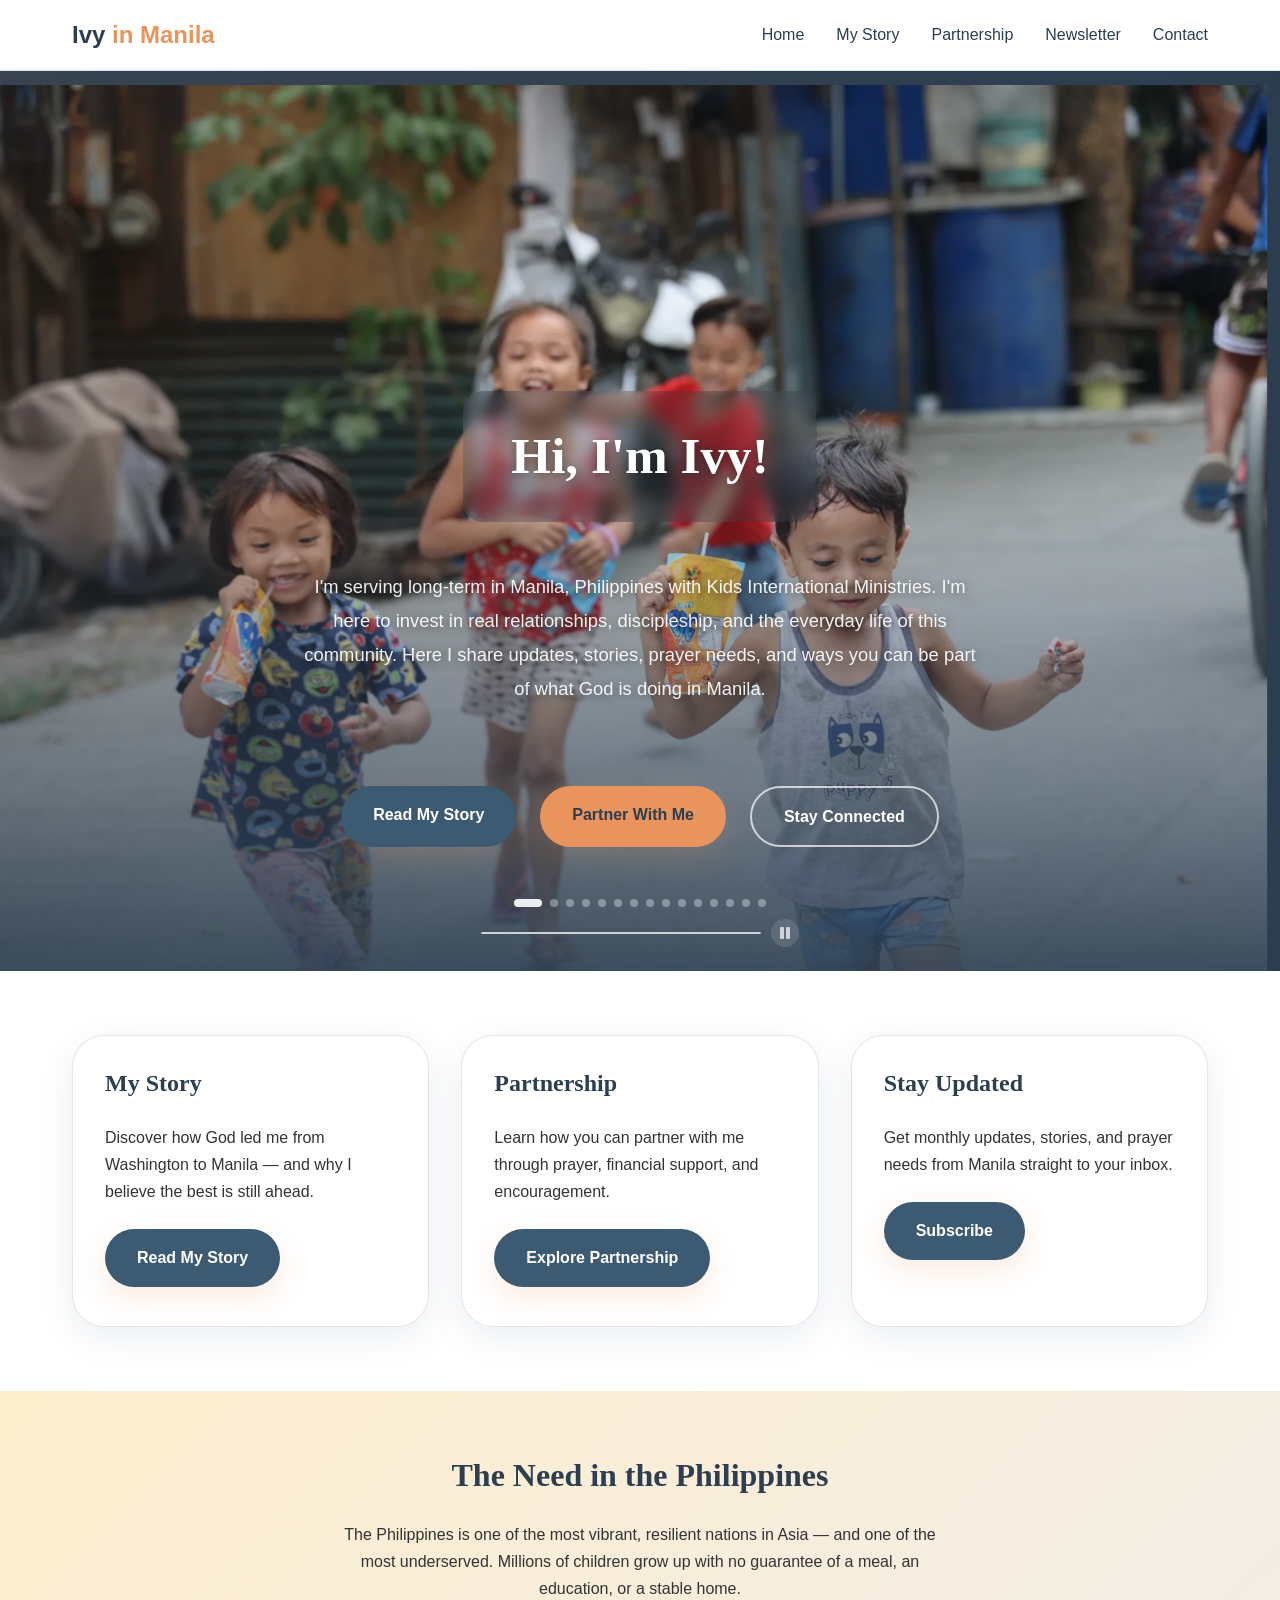
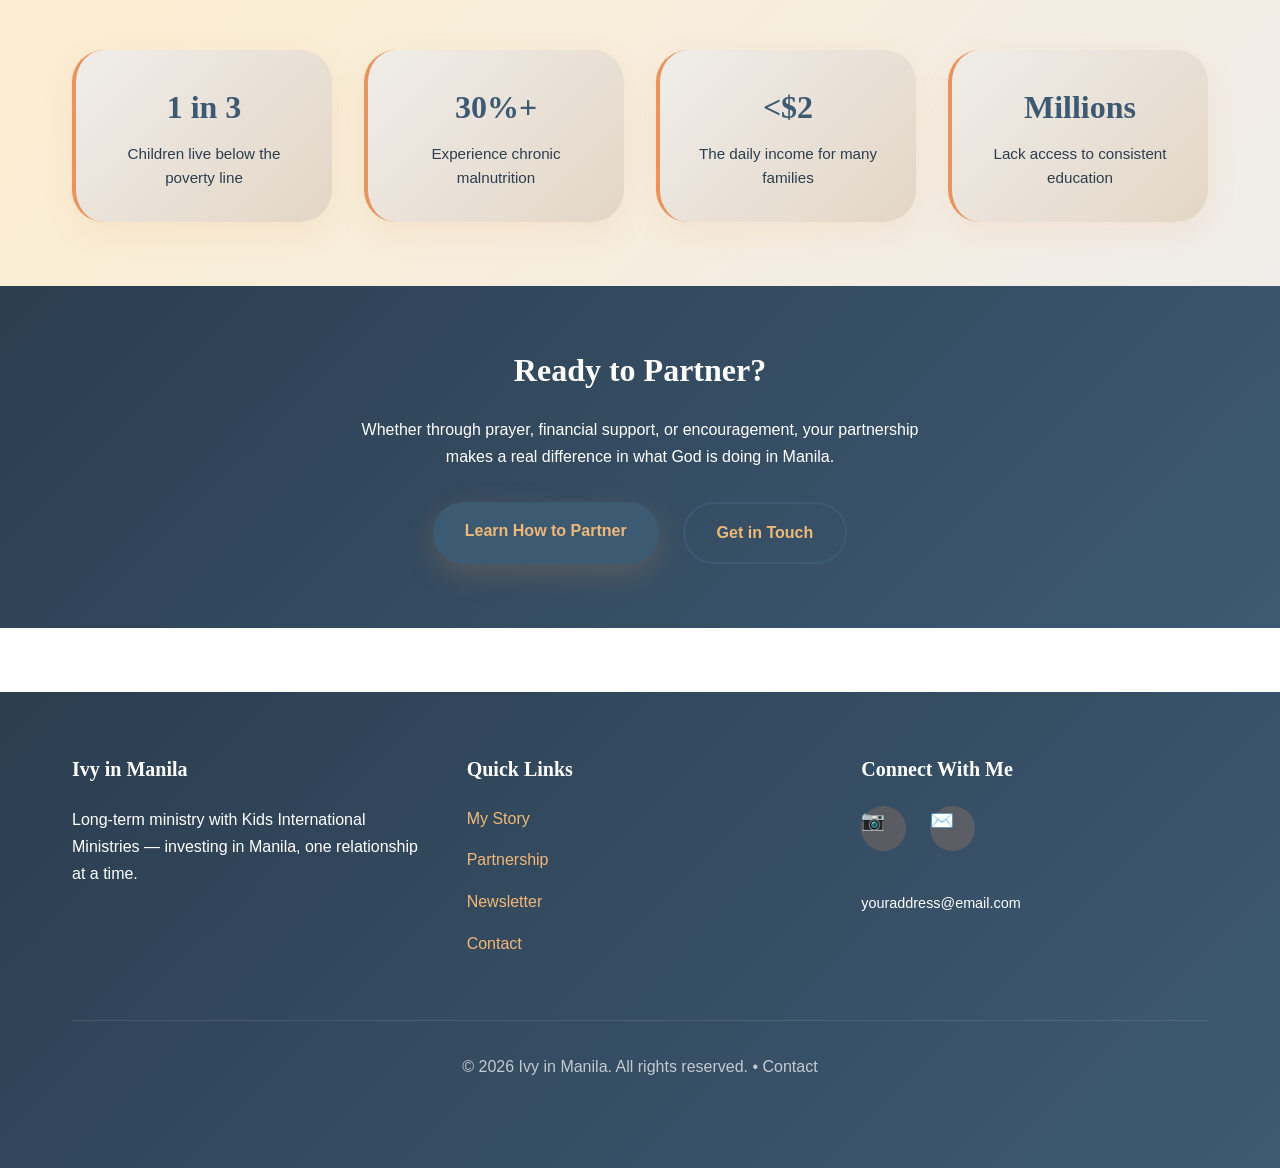
<file: index.html>
<!DOCTYPE html>
<html lang="en">
<head>
  <meta charset="UTF-8">
  <meta name="viewport" content="width=device-width, initial-scale=1.0">
  <meta name="description" content="Ivy in Manila - Updates, stories, and prayer needs from long-term ministry work with Kids International Ministries in the Philippines.">
  <meta name="keywords" content="missions, Philippines, Manila, ministry, Kids International Ministries, discipleship">
  <meta name="author" content="Ivy">
  <title>Ivy in Manila | Long-term Ministry Updates & Partnership</title>
  <link rel="stylesheet" href="css/styles.css">
</head>
<body>
  <!-- Header & Navigation -->
  <header>
    <div class="container">
      <div class="header-content">
        <a href="index.html" class="logo">Ivy <span class="logo-text">in Manila</span></a>
        <button class="menu-toggle" id="menuToggle">☰</button>
        <nav id="navMenu">
          <ul>
            <li><a href="index.html">Home</a></li>
            <li><a href="pages/my-story.html">My Story</a></li>
            <li><a href="pages/partnership.html">Partnership</a></li>
            <li><a href="pages/newsletter.html">Newsletter</a></li>
            <li><a href="pages/contact.html">Contact</a></li>
          </ul>
        </nav>
      </div>
    </div>
  </header>

  <!-- Main Content -->
  <main>
    <!-- Hero: Cinematic Photo Carousel -->
    <section class="hero-carousel" id="heroCarousel" aria-roledescription="carousel" aria-label="Ministry photo gallery">
      <div class="carousel-viewport">
        <div class="carousel-track" id="carouselTrack">
          <div class="carousel-slide active" aria-roledescription="slide" aria-label="Slide 1 of 15">
            <img src="assets/images/027A4919.webp" alt="Meaningful connections during ministry outreach" loading="eager" fetchpriority="high" draggable="false">
          </div>
          <div class="carousel-slide" aria-roledescription="slide" aria-label="Slide 2 of 15">
            <img src="assets/images/IMG_0004.webp" alt="Community life and fellowship in Manila" loading="eager" draggable="false">
          </div>
          <div class="carousel-slide" aria-roledescription="slide" aria-label="Slide 3 of 15">
            <img src="assets/images/IMG_0006.webp" alt="Building relationships in the neighborhood" loading="eager" draggable="false">
          </div>
          <div class="carousel-slide" aria-roledescription="slide" aria-label="Slide 4 of 15">
            <img src="assets/images/IMG_0012.webp" alt="Joy and laughter with local children" loading="lazy" draggable="false">
          </div>
          <div class="carousel-slide" aria-roledescription="slide" aria-label="Slide 5 of 15">
            <img src="assets/images/IMG_0020.webp" alt="Daily life in ministry service" loading="lazy" draggable="false">
          </div>
          <div class="carousel-slide" aria-roledescription="slide" aria-label="Slide 6 of 15">
            <img src="assets/images/IMG_1802.webp" alt="Worship and discipleship moments" loading="lazy" draggable="false">
          </div>
          <div class="carousel-slide" aria-roledescription="slide" aria-label="Slide 7 of 15">
            <img src="assets/images/IMG_1947.webp" alt="Sharing hope in the community" loading="lazy" draggable="false">
          </div>
          <div class="carousel-slide" aria-roledescription="slide" aria-label="Slide 8 of 15">
            <img src="assets/images/IMG_1949.webp" alt="Children engaged in learning and play" loading="lazy" draggable="false">
          </div>
          <div class="carousel-slide" aria-roledescription="slide" aria-label="Slide 9 of 15">
            <img src="assets/images/IMG_2102.webp" alt="Outreach and engagement with families" loading="lazy" draggable="false">
          </div>
          <div class="carousel-slide" aria-roledescription="slide" aria-label="Slide 10 of 15">
            <img src="assets/images/IMG_2105.webp" alt="Teamwork in ministry activities" loading="lazy" draggable="false">
          </div>
          <div class="carousel-slide" aria-roledescription="slide" aria-label="Slide 11 of 15">
            <img src="assets/images/IMG_2116.webp" alt="Community gathering and fellowship" loading="lazy" draggable="false">
          </div>
          <div class="carousel-slide" aria-roledescription="slide" aria-label="Slide 12 of 15">
            <img src="assets/images/IMG_2206.webp" alt="Vibrant moments from Manila outreach" loading="lazy" draggable="false">
          </div>
          <div class="carousel-slide" aria-roledescription="slide" aria-label="Slide 13 of 15">
            <img src="assets/images/IMG_2347.webp" alt="Volunteers serving alongside local families" loading="lazy" draggable="false">
          </div>
          <div class="carousel-slide" aria-roledescription="slide" aria-label="Slide 14 of 15">
            <img src="assets/images/IMG_8860.webp" alt="Everyday beauty in Manila neighborhoods" loading="lazy" draggable="false">
          </div>
          <div class="carousel-slide" aria-roledescription="slide" aria-label="Slide 15 of 15">
            <img src="assets/images/IMG_9043.webp" alt="The Kids International Ministries team" loading="lazy" draggable="false">
          </div>
        </div>

        <!-- Cinematic gradient overlay -->
        <div class="carousel-overlay"></div>

        <!-- Navigation arrows (appear on hover / always visible on touch) -->
        <button class="carousel-arrow carousel-arrow--prev" id="carouselPrev" aria-label="Previous photo">
          <svg width="24" height="24" viewBox="0 0 24 24" fill="none" stroke="currentColor" stroke-width="2" stroke-linecap="round" stroke-linejoin="round">
            <polyline points="15 18 9 12 15 6"></polyline>
          </svg>
        </button>
        <button class="carousel-arrow carousel-arrow--next" id="carouselNext" aria-label="Next photo">
          <svg width="24" height="24" viewBox="0 0 24 24" fill="none" stroke="currentColor" stroke-width="2" stroke-linecap="round" stroke-linejoin="round">
            <polyline points="9 18 15 12 9 6"></polyline>
          </svg>
        </button>

        <!-- Progress bar & slide indicators -->
        <div class="carousel-bottom-bar">
          <div class="carousel-indicators" id="carouselIndicators" role="tablist" aria-label="Slide navigation"></div>
          <div class="carousel-progress-row">
            <div class="carousel-progress">
              <div class="carousel-progress-fill" id="carouselProgress"></div>
            </div>
            <button class="carousel-pause-btn" id="carouselPause" aria-label="Pause slideshow">
              <svg class="carousel-pause-icon" width="14" height="14" viewBox="0 0 14 14" fill="currentColor">
                <rect x="2" y="1" width="4" height="12" rx="1"></rect>
                <rect x="8" y="1" width="4" height="12" rx="1"></rect>
              </svg>
              <svg class="carousel-play-icon" width="14" height="14" viewBox="0 0 14 14" fill="currentColor" style="display:none">
                <polygon points="3,1 13,7 3,13"></polygon>
              </svg>
            </button>
          </div>
        </div>
        <!-- Screen reader live region -->
        <div class="sr-only" aria-live="polite" aria-atomic="true" id="carouselLive"></div>
      </div>

      <!-- Hero content overlay -->
      <div class="container carousel-hero-content">
        <h1>Hi, I'm Ivy!</h1>
        <p class="hero-intro">
          I'm serving long-term in Manila, Philippines with Kids International Ministries. I'm here to invest in real relationships, discipleship, and the everyday life of this community. Here I share updates, stories, prayer needs, and ways you can be part of what God is doing in Manila.
        </p>
        <div class="hero-ctas">
          <a href="pages/my-story.html" class="btn btn-secondary">Read My Story</a>
          <a href="pages/partnership.html" class="btn btn-tertiary">Partner With Me</a>
          <a href="pages/newsletter.html" class="btn btn-outline">Stay Connected</a>
        </div>
      </div>
    </section>

    <!-- Quick Navigation Sections -->
    <section class="section">
      <div class="container">
        <div class="grid grid-3">
          <!-- My Story Card -->
          <div class="card">
            <h3>My Story</h3>
            <p>Discover how God led me from Washington to Manila — and why I believe the best is still ahead.</p>
            <a href="pages/my-story.html" class="btn btn-primary">Read My Story</a>
          </div>

          <!-- Partnership Card -->
          <div class="card">
            <h3>Partnership</h3>
            <p>Learn how you can partner with me through prayer, financial support, and encouragement.</p>
            <a href="pages/partnership.html" class="btn btn-primary">Explore Partnership</a>
          </div>

          <!-- Newsletter Card -->
          <div class="card">
            <h3>Stay Updated</h3>
            <p>Get monthly updates, stories, and prayer needs from Manila straight to your inbox.</p>
            <a href="pages/newsletter.html" class="btn btn-primary">Subscribe</a>
          </div>
        </div>
      </div>
    </section>

    <!-- Quick Stats Section -->
    <section class="section section-light">
      <div class="container">
        <h2 class="text-center">The Need in the Philippines</h2>
        <p class="text-center" style="max-width: 600px; margin-left: auto; margin-right: auto; margin-bottom: var(--spacing-xl);">
          The Philippines is one of the most vibrant, resilient nations in Asia — and one of the most underserved. Millions of children grow up with no guarantee of a meal, an education, or a stable home.
        </p>
        <div class="grid grid-4">
          <div class="stat-box">
            <div class="stat-box-number">1 in 3</div>
            <div class="stat-box-label">Children live below the poverty line</div>
          </div>
          <div class="stat-box">
            <div class="stat-box-number">30%+</div>
            <div class="stat-box-label">Experience chronic malnutrition</div>
          </div>
          <div class="stat-box">
            <div class="stat-box-number">&lt;$2</div>
            <div class="stat-box-label">The daily income for many families</div>
          </div>
          <div class="stat-box">
            <div class="stat-box-number">Millions</div>
            <div class="stat-box-label">Lack access to consistent education</div>
          </div>
        </div>
      </div>
    </section>

    <!-- CTA Section -->
    <section class="section section-navy">
      <div class="container text-center">
        <h2>Ready to Partner?</h2>
        <p style="max-width: 600px; margin-left: auto; margin-right: auto; margin-bottom: var(--spacing-lg);">
          Whether through prayer, financial support, or encouragement, your partnership makes a real difference in what God is doing in Manila.
        </p>
        <div style="display: flex; gap: var(--spacing-md); justify-content: center; flex-wrap: wrap;">
          <a href="pages/partnership.html" class="btn btn-secondary">Learn How to Partner</a>
          <a href="pages/contact.html" class="btn btn-outline">Get in Touch</a>
        </div>
      </div>
    </section>
  </main>

  <!-- Footer -->
  <footer>
    <div class="container">
      <div class="footer-content">
        <div class="footer-section">
          <h4>Ivy in Manila</h4>
          <p>Long-term ministry with Kids International Ministries — investing in Manila, one relationship at a time.</p>
        </div>
        <div class="footer-section">
          <h4>Quick Links</h4>
          <a href="pages/my-story.html">My Story</a>
          <a href="pages/partnership.html">Partnership</a>
          <a href="pages/newsletter.html">Newsletter</a>
          <a href="pages/contact.html">Contact</a>
        </div>
        <div class="footer-section">
          <h4>Connect With Me</h4>
          <div class="footer-socials">
            <a href="https://instagram.com" class="social-icon" title="Instagram">📷</a>
            <a href="mailto:youraddress@email.com" class="social-icon" title="Email">✉️</a>
          </div>
          <p style="margin-top: var(--spacing-md); font-size: 0.9rem;">
            <a href="mailto:youraddress@email.com" style="color: var(--yellow-honey);">youraddress@email.com</a>
          </p>
        </div>
      </div>
      <div class="footer-bottom">
        <p>&copy; 2026 Ivy in Manila. All rights reserved. • <a href="pages/contact.html" style="color: var(--yellow-honey);">Contact</a></p>
      </div>
    </div>
  </footer>

  <!-- JavaScript -->
  <script src="js/main.js"></script>
</body>
</html>
</file>
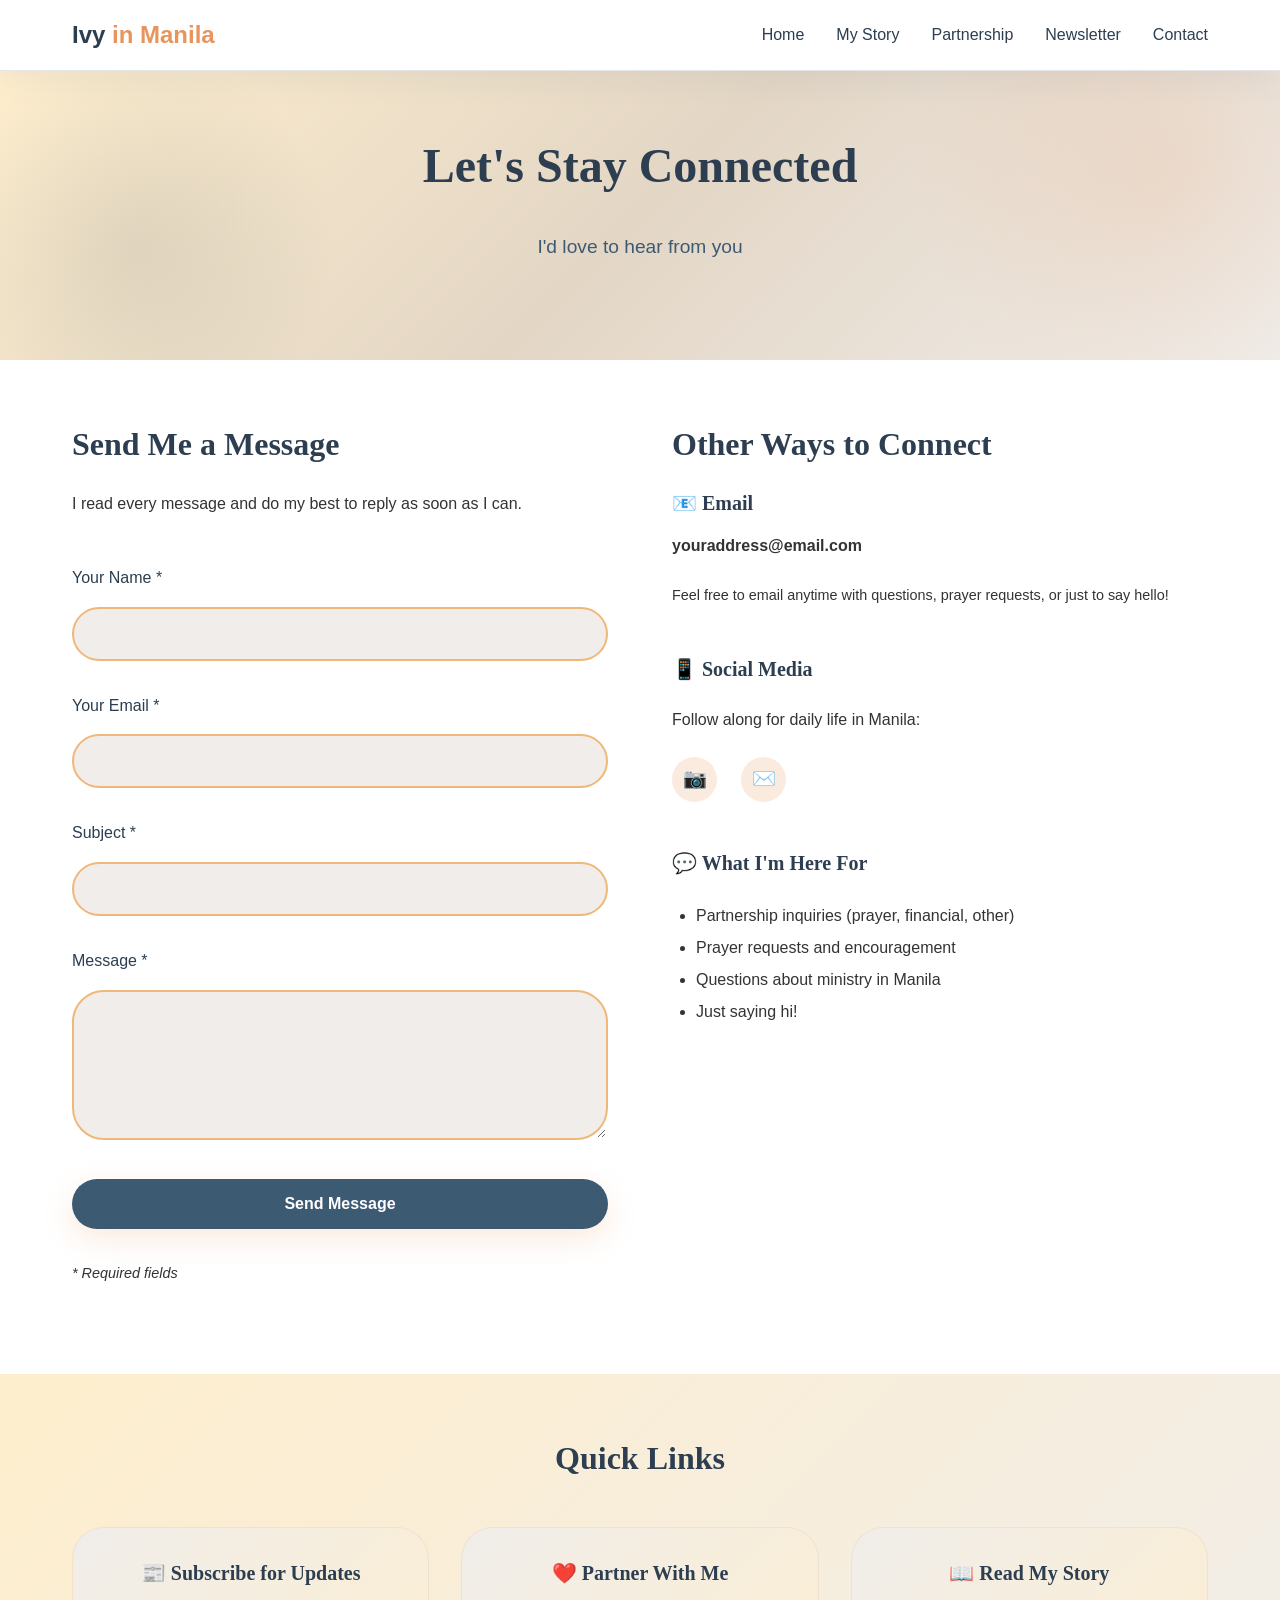
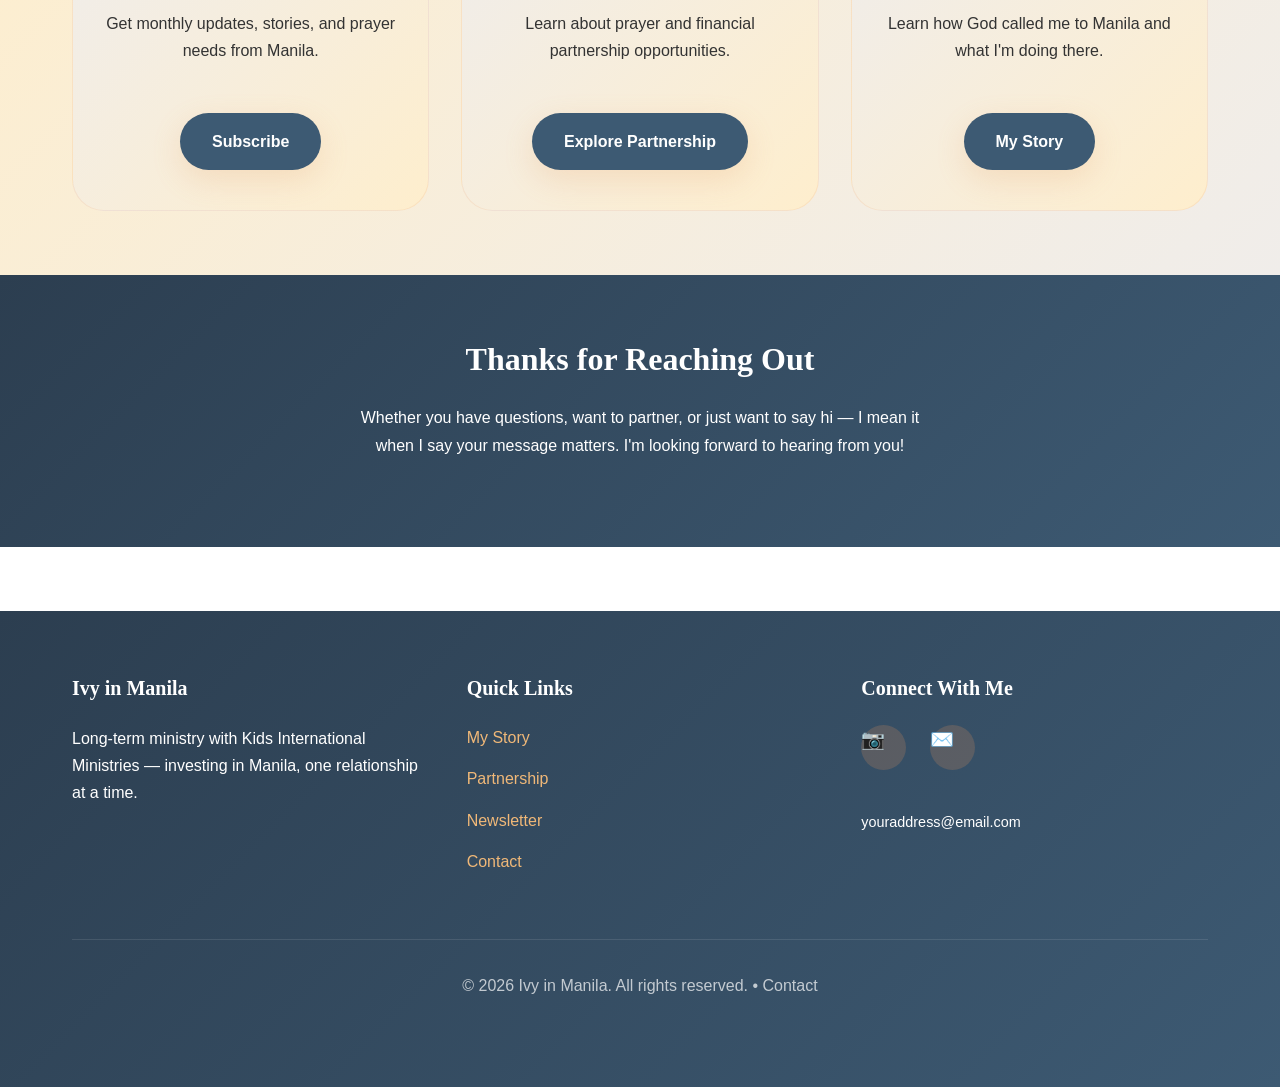
<file: pages/contact.html>
<!DOCTYPE html>
<html lang="en">
<head>
  <meta charset="UTF-8">
  <meta name="viewport" content="width=device-width, initial-scale=1.0">
  <meta name="description" content="Get in touch with Ivy - Questions about partnership, prayer, or ministry in Manila.">
  <title>Contact | Ivy in Manila</title>
  <link rel="stylesheet" href="../css/styles.css">
</head>
<body>
  <!-- Header & Navigation -->
  <header>
    <div class="container">
      <div class="header-content">
        <a href="../index.html" class="logo">Ivy <span class="logo-text">in Manila</span></a>
        <button class="menu-toggle" id="menuToggle">☰</button>
        <nav id="navMenu">
          <ul>
            <li><a href="../index.html">Home</a></li>
            <li><a href="my-story.html">My Story</a></li>
            <li><a href="partnership.html">Partnership</a></li>
            <li><a href="newsletter.html">Newsletter</a></li>
            <li><a href="contact.html">Contact</a></li>
          </ul>
        </nav>
      </div>
    </div>
  </header>

  <!-- Main Content -->
  <main>
    <!-- Hero Section -->
    <section class="hero">
      <div class="container">
        <h1>Let's Stay Connected</h1>
        <p class="hero-intro">I'd love to hear from you</p>
      </div>
    </section>

    <!-- Contact Section -->
    <section class="section">
      <div class="container">
        <div class="grid grid-2" style="gap: var(--spacing-2xl); align-items: start;">
          <!-- Contact Form -->
          <div>
            <h2>Send Me a Message</h2>
            <p style="margin-bottom: var(--spacing-xl);">
              I read every message and do my best to reply as soon as I can.
            </p>

            <!-- Formspree Form -->
            <form action="https://formspree.io/f/YOUR_FORM_ID" method="POST">
              <div class="form-group">
                <label for="name">Your Name *</label>
                <input type="text" id="name" name="name" required>
              </div>

              <div class="form-group">
                <label for="email">Your Email *</label>
                <input type="email" id="email" name="email" required>
              </div>

              <div class="form-group">
                <label for="subject">Subject *</label>
                <input type="text" id="subject" name="subject" required>
              </div>

              <div class="form-group">
                <label for="message">Message *</label>
                <textarea id="message" name="message" required></textarea>
              </div>

              <button type="submit" class="btn btn-primary btn-block">Send Message</button>
            </form>

            <p style="margin-top: var(--spacing-lg); font-size: 0.9rem; color: var(--gray-dark);">
              <em>* Required fields</em>
            </p>
          </div>

          <!-- Contact Information -->
          <div>
            <h2>Other Ways to Connect</h2>

            <div style="margin-bottom: var(--spacing-xl);">
              <h4 style="margin-bottom: var(--spacing-sm);">📧 Email</h4>
              <p>
                <a href="mailto:youraddress@email.com" style="font-weight: 600; color: var(--orange-pumpkin);">
                  youraddress@email.com
                </a>
              </p>
              <p style="font-size: 0.9rem; color: var(--gray-dark);">
                Feel free to email anytime with questions, prayer requests, or just to say hello!
              </p>
            </div>

            <div style="margin-bottom: var(--spacing-xl);">
              <h4 style="margin-bottom: var(--spacing-md);">📱 Social Media</h4>
              <p style="margin-bottom: var(--spacing-md);">Follow along for daily life in Manila:</p>
              <div class="footer-socials">
                <a href="https://instagram.com/yourhandle" target="_blank" class="social-icon" title="Instagram">📷</a>
                <a href="mailto:youraddress@email.com" class="social-icon" title="Email">✉️</a>
              </div>
            </div>

            <div>
              <h4 style="margin-bottom: var(--spacing-md);">💬 What I'm Here For</h4>
              <ul style="margin-left: var(--spacing-md); color: var(--gray-dark); line-height: 2;">
                <li>Partnership inquiries (prayer, financial, other)</li>
                <li>Prayer requests and encouragement</li>
                <li>Questions about ministry in Manila</li>
                <li>Just saying hi!</li>
              </ul>
            </div>
          </div>
        </div>
      </div>
    </section>

    <!-- Quick Links Section -->
    <section class="section section-light">
      <div class="container">
        <h2 class="text-center">Quick Links</h2>
        <div class="grid grid-3" style="margin-top: var(--spacing-xl);">
          <div class="card card-light text-center">
            <h4>📰 Subscribe for Updates</h4>
            <p>Get monthly updates, stories, and prayer needs from Manila.</p>
            <a href="newsletter.html" class="btn btn-secondary" style="margin-top: var(--spacing-md);">Subscribe</a>
          </div>

          <div class="card card-light text-center">
            <h4>❤️ Partner With Me</h4>
            <p>Learn about prayer and financial partnership opportunities.</p>
            <a href="partnership.html" class="btn btn-secondary" style="margin-top: var(--spacing-md);">Explore Partnership</a>
          </div>

          <div class="card card-light text-center">
            <h4>📖 Read My Story</h4>
            <p>Learn how God called me to Manila and what I'm doing there.</p>
            <a href="my-story.html" class="btn btn-secondary" style="margin-top: var(--spacing-md);">My Story</a>
          </div>
        </div>
      </div>
    </section>

    <!-- Final Message Section -->
    <section class="section section-navy">
      <div class="container text-center">
        <h2>Thanks for Reaching Out</h2>
        <p style="max-width: 600px; margin-left: auto; margin-right: auto;">
          Whether you have questions, want to partner, or just want to say hi — I mean it when I say your message matters. I'm looking forward to hearing from you!
        </p>
      </div>
    </section>
  </main>

  <!-- Footer -->
  <footer>
    <div class="container">
      <div class="footer-content">
        <div class="footer-section">
          <h4>Ivy in Manila</h4>
          <p>Long-term ministry with Kids International Ministries — investing in Manila, one relationship at a time.</p>
        </div>
        <div class="footer-section">
          <h4>Quick Links</h4>
          <a href="my-story.html">My Story</a>
          <a href="partnership.html">Partnership</a>
          <a href="newsletter.html">Newsletter</a>
          <a href="contact.html">Contact</a>
        </div>
        <div class="footer-section">
          <h4>Connect With Me</h4>
          <div class="footer-socials">
            <a href="https://instagram.com" class="social-icon" title="Instagram">📷</a>
            <a href="mailto:youraddress@email.com" class="social-icon" title="Email">✉️</a>
          </div>
          <p style="margin-top: var(--spacing-md); font-size: 0.9rem;">
            <a href="mailto:youraddress@email.com" style="color: var(--yellow-honey);">youraddress@email.com</a>
          </p>
        </div>
      </div>
      <div class="footer-bottom">
        <p>&copy; 2026 Ivy in Manila. All rights reserved. • <a href="contact.html" style="color: var(--yellow-honey);">Contact</a></p>
      </div>
    </div>
  </footer>

  <!-- JavaScript -->
  <script src="../js/main.js"></script>
</body>
</html>
</file>
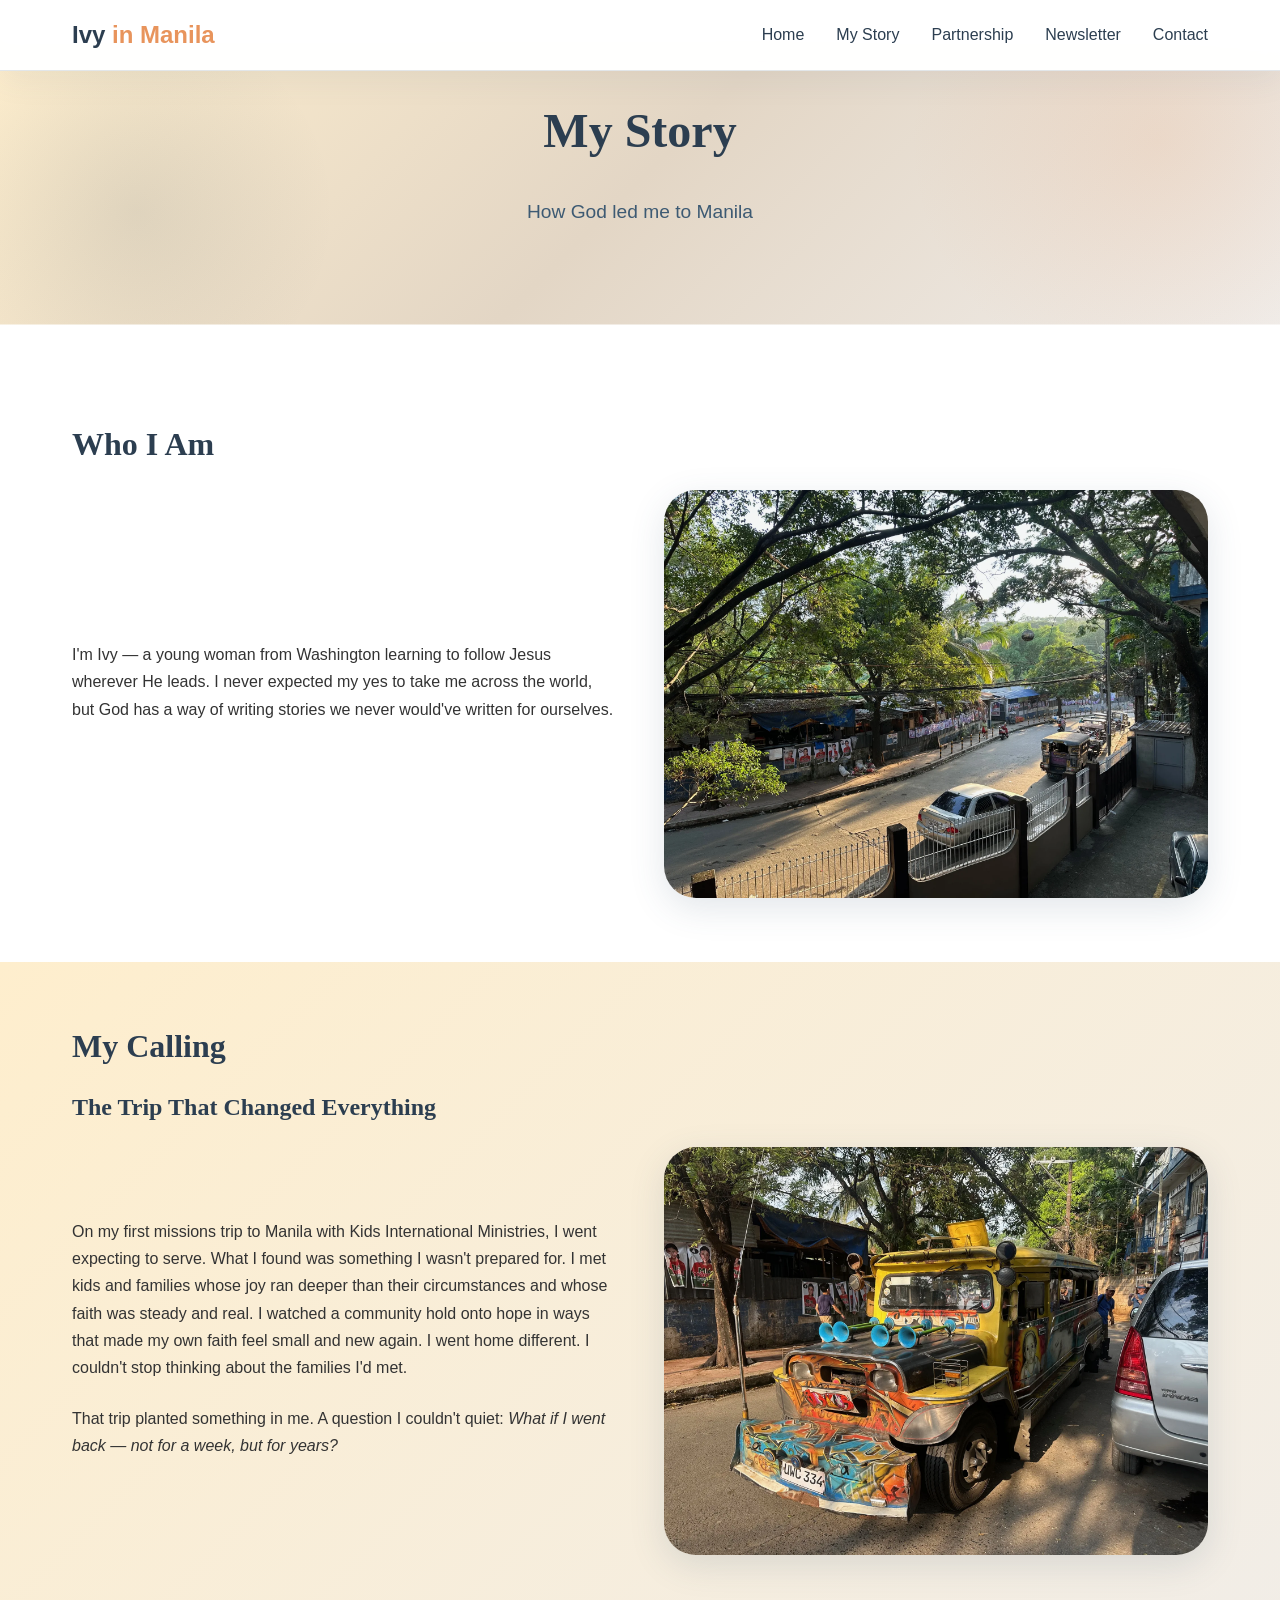
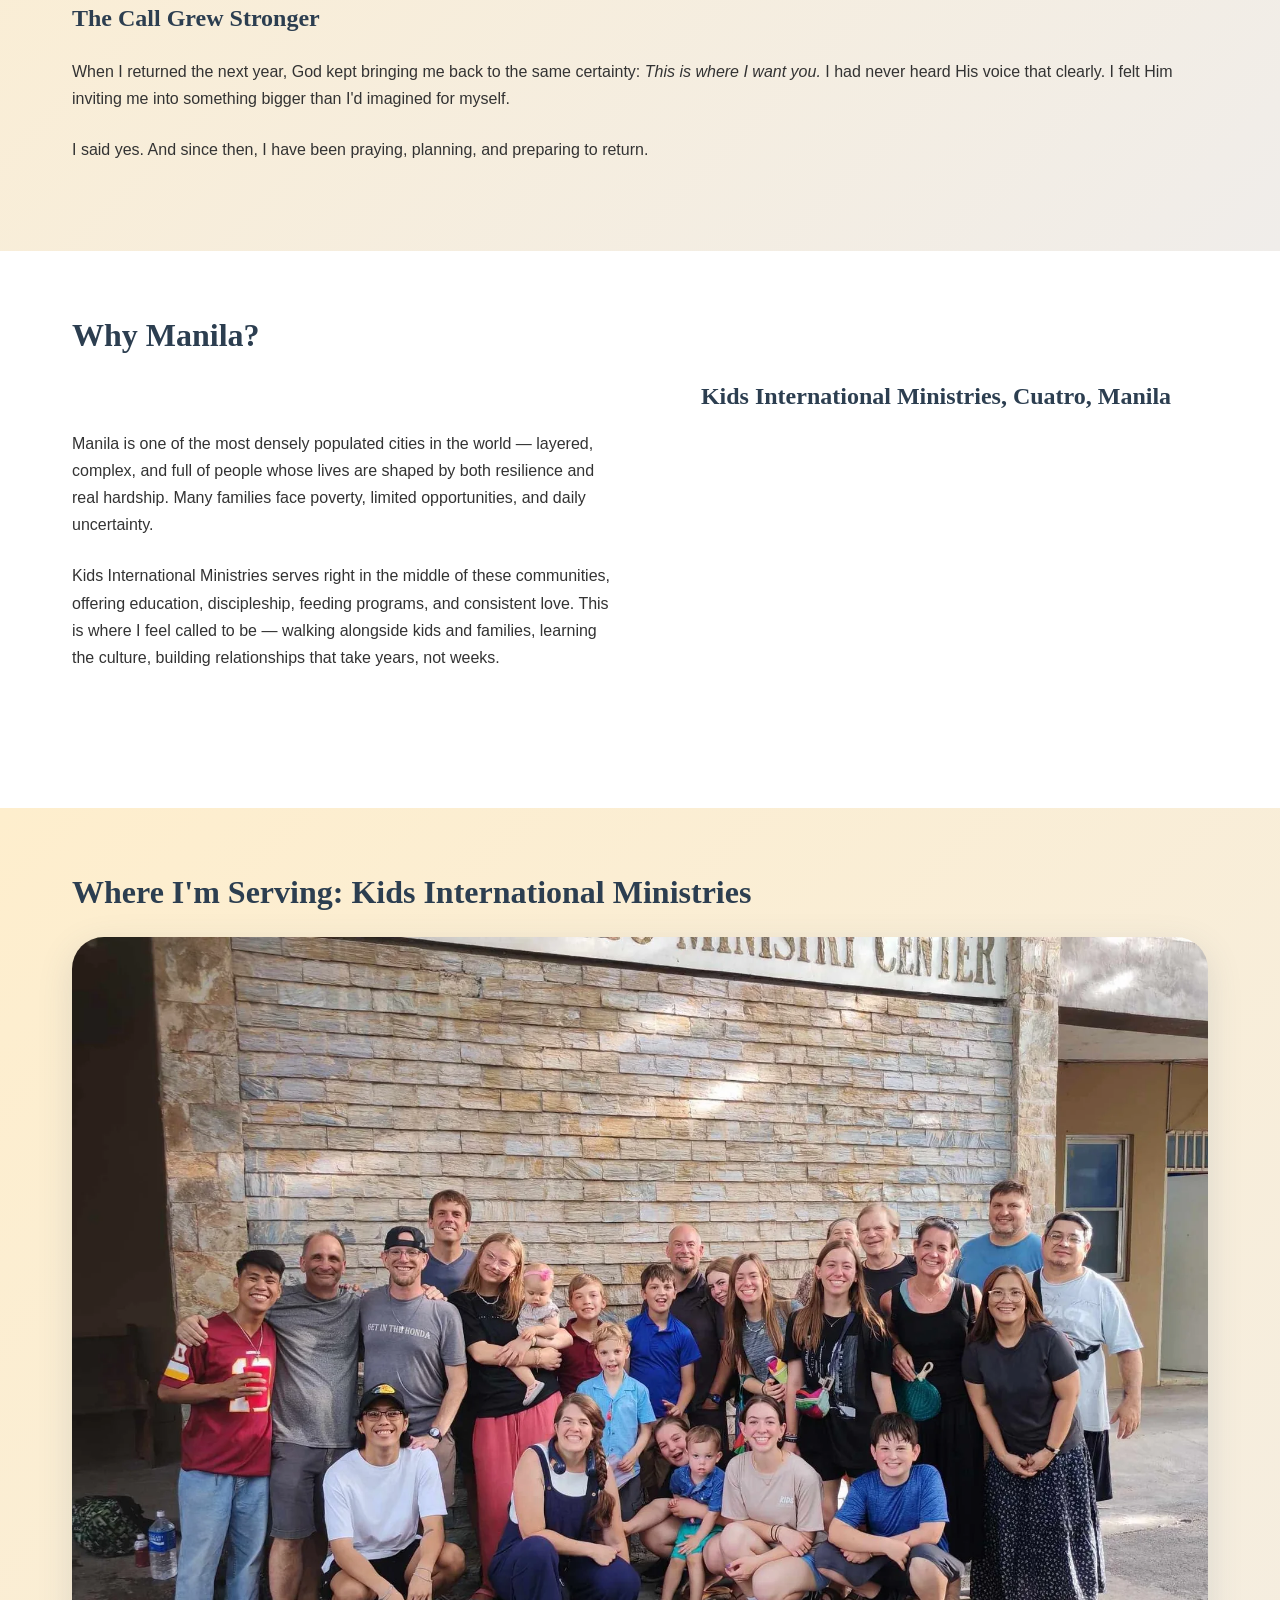
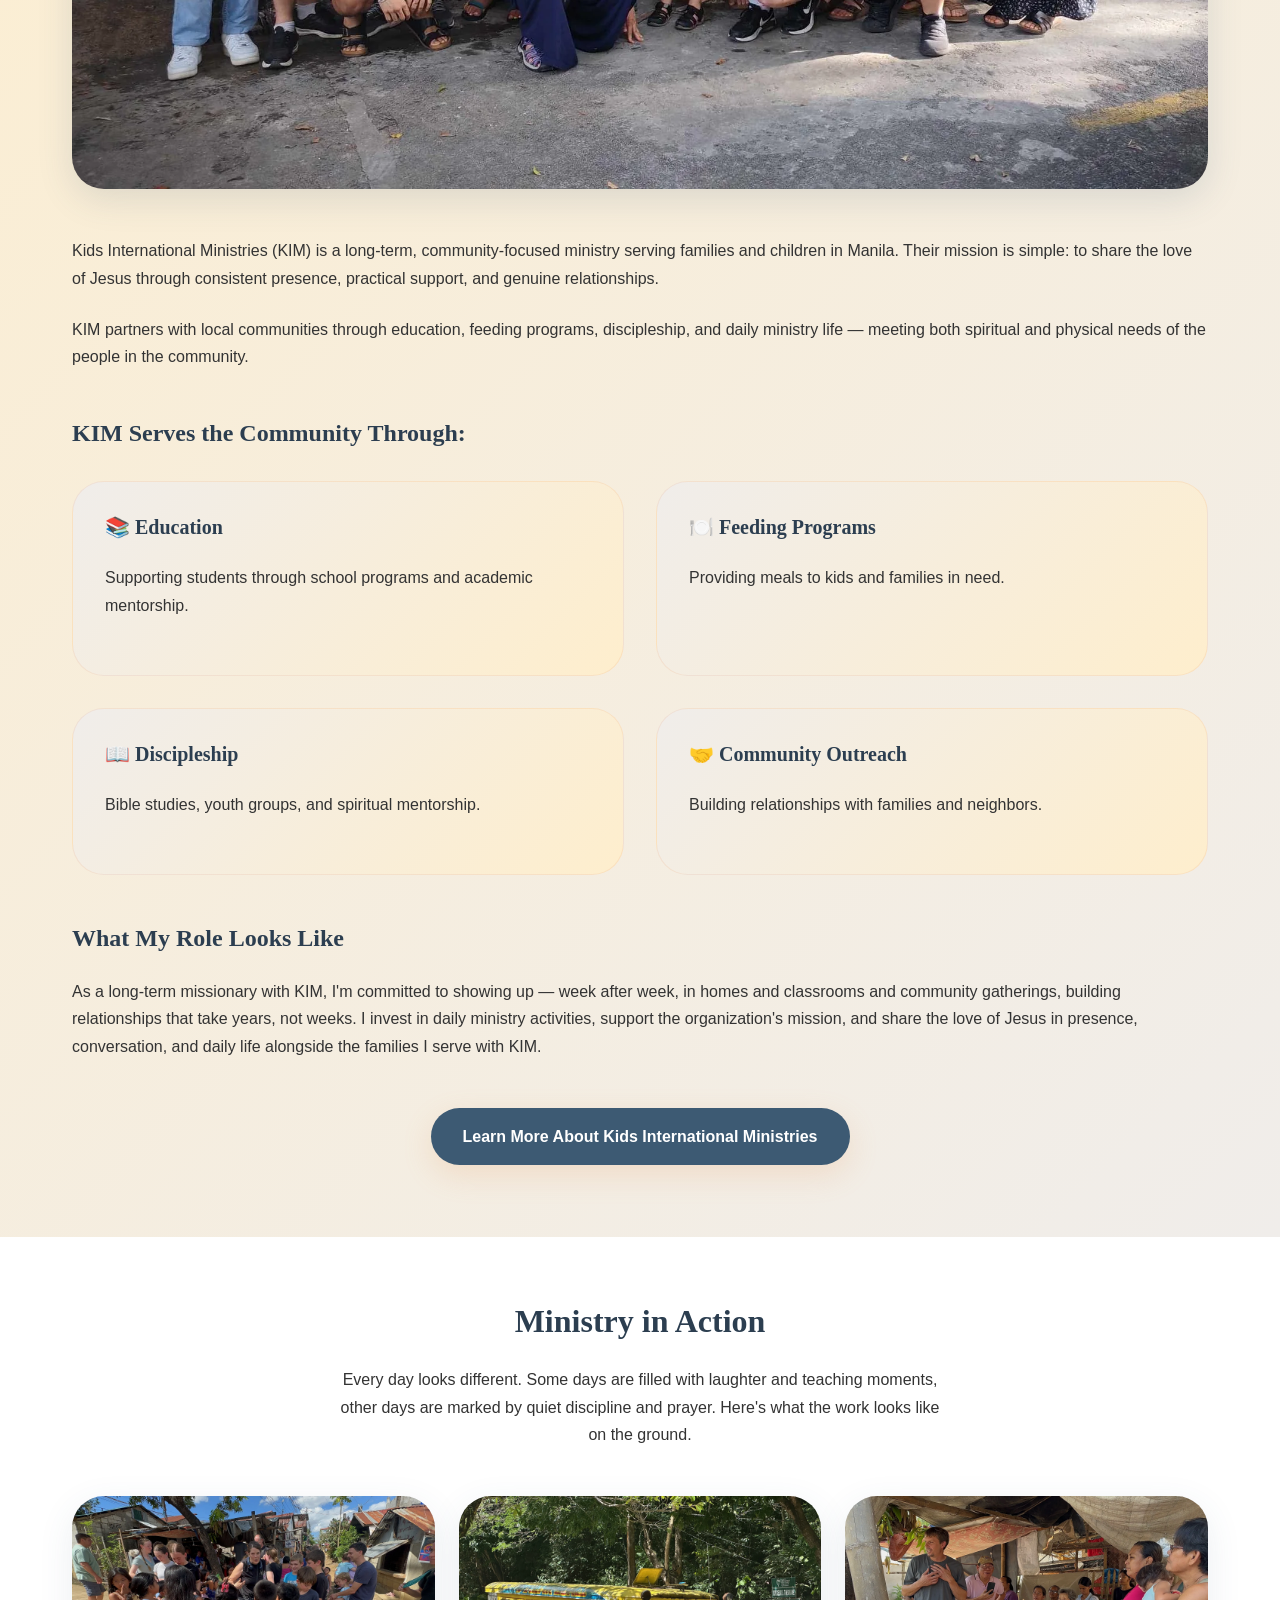
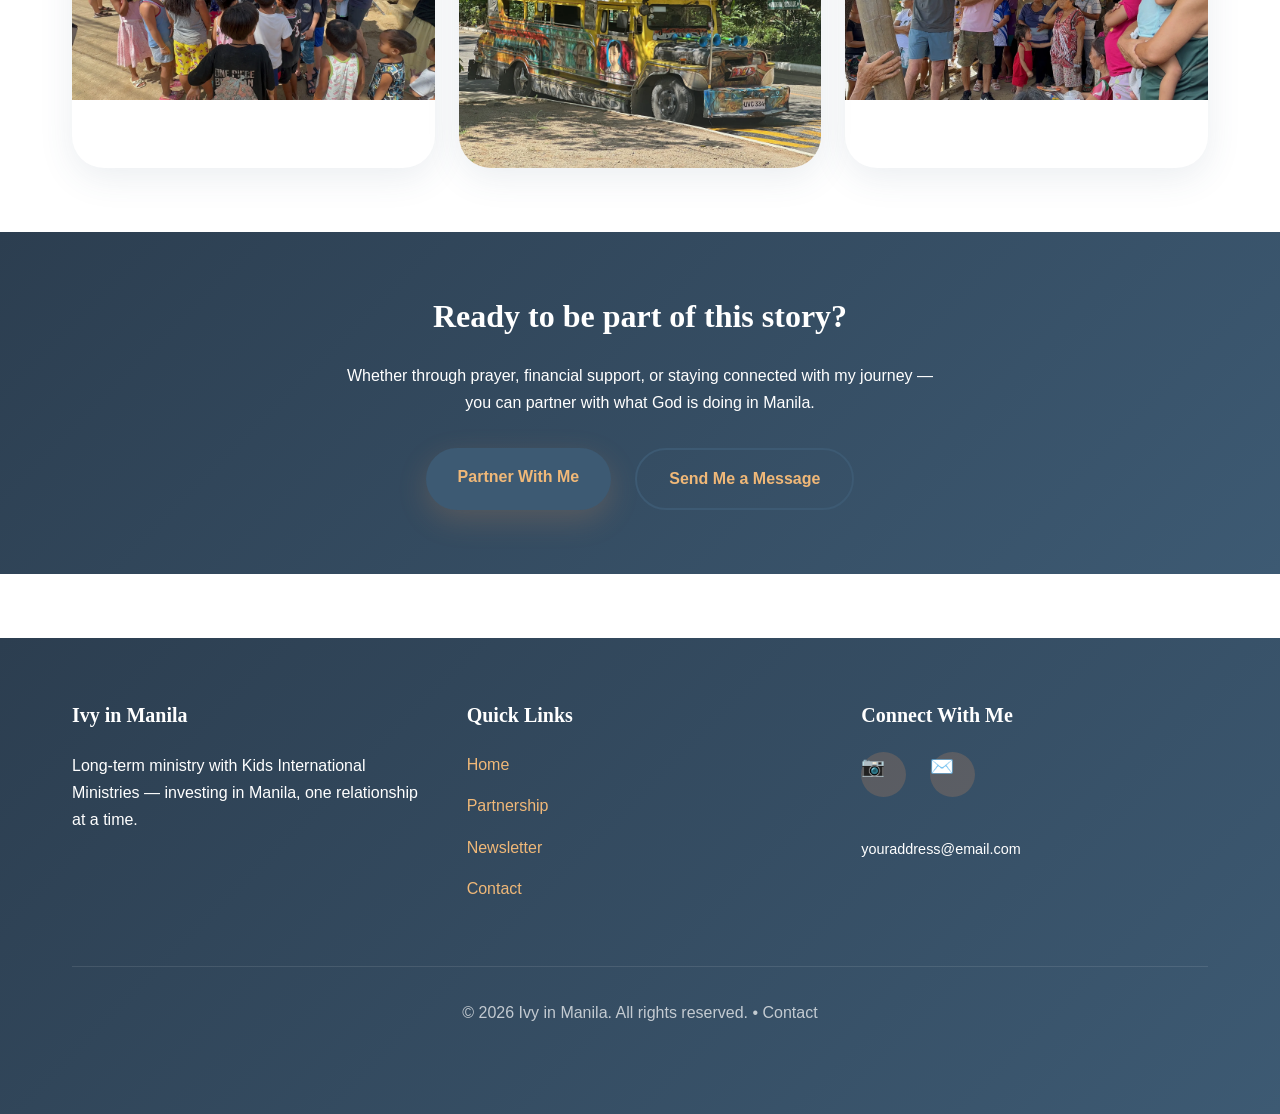
<file: pages/my-story.html>
<!DOCTYPE html>
<html lang="en">
<head>
  <meta charset="UTF-8">
  <meta name="viewport" content="width=device-width, initial-scale=1.0">
  <meta name="description" content="Ivy's story - How God led me from Washington to Manila for long-term ministry with Kids International Ministries.">
  <title>My Story | Ivy in Manila</title>
  <link rel="stylesheet" href="../css/styles.css">
</head>
<body>
  <!-- Header & Navigation -->
  <header>
    <div class="container">
      <div class="header-content">
        <a href="../index.html" class="logo">Ivy <span class="logo-text">in Manila</span></a>
        <button class="menu-toggle" id="menuToggle">☰</button>
        <nav id="navMenu">
          <ul>
            <li><a href="../index.html">Home</a></li>
            <li><a href="my-story.html">My Story</a></li>
            <li><a href="partnership.html">Partnership</a></li>
            <li><a href="newsletter.html">Newsletter</a></li>
            <li><a href="contact.html">Contact</a></li>
          </ul>
        </nav>
      </div>
    </div>
  </header>

  <!-- Main Content -->
  <main>
    <!-- Hero Section -->
    <section class="hero" data-parallax="0.5">
      <div class="container">
        <h1>My Story</h1>
        <p class="hero-intro">How God led me to Manila</p>
      </div>
    </section>

    <!-- Who I Am Section -->
    <section class="section">
      <div class="container">
        <h2>Who I Am</h2>
        <div class="grid grid-2" style="gap: var(--spacing-xl); align-items: center;">
          <div>
            <p>
              I'm Ivy — a young woman from Washington learning to follow Jesus wherever He leads. I never expected my yes to take me across the world, but God has a way of writing stories we never would've written for ourselves.
            </p>
          </div>
          <div style="overflow: hidden; border-radius: var(--radius-lg); box-shadow: 0 10px 35px rgba(61, 90, 115, 0.15);">
            <img src="../assets/images/IMG_1802.webp" alt="Ivy" style="width: 100%; height: auto; display: block;">
          </div>
        </div>
      </div>
    </section>

    <!-- My Calling Section -->
    <section class="section section-light">
      <div class="container">
        <h2>My Calling</h2>
        
        <h3>The Trip That Changed Everything</h3>
        <div class="grid grid-2" style="gap: var(--spacing-xl); align-items: center; margin-bottom: var(--spacing-xl);">
          <div>
            <p>
              On my first missions trip to Manila with Kids International Ministries, I went expecting to serve. What I found was something I wasn't prepared for. I met kids and families whose joy ran deeper than their circumstances and whose faith was steady and real. I watched a community hold onto hope in ways that made my own faith feel small and new again. I went home different. I couldn't stop thinking about the families I'd met.
            </p>
            <p>
              That trip planted something in me. A question I couldn't quiet: <em>What if I went back — not for a week, but for years?</em>
            </p>
          </div>
          <div style="overflow: hidden; border-radius: var(--radius-lg); box-shadow: 0 10px 35px rgba(61, 90, 115, 0.15);">
            <img src="../assets/images/IMG_1991.webp" alt="Community in Manila" style="width: 100%; height: auto; display: block;">
          </div>
        </div>
        
        <h3 style="margin-top: var(--spacing-xl);">The Call Grew Stronger</h3>
        <p>
          When I returned the next year, God kept bringing me back to the same certainty: <em>This is where I want you.</em> I had never heard His voice that clearly. I felt Him inviting me into something bigger than I'd imagined for myself.
        </p>
        <p>
          I said yes. And since then, I have been praying, planning, and preparing to return.
        </p>
      </div>
    </section>

    <!-- Why Manila Section -->
    <section class="section">
      <div class="container">
        <h2>Why Manila?</h2>
        <div class="grid grid-2" style="gap: var(--spacing-xl); align-items: center;">
          <div>
            <p>
              Manila is one of the most densely populated cities in the world — layered, complex, and full of people whose lives are shaped by both resilience and real hardship. Many families face poverty, limited opportunities, and daily uncertainty.
            </p>
            <p>
              Kids International Ministries serves right in the middle of these communities, offering education, discipleship, feeding programs, and consistent love. This is where I feel called to be — walking alongside kids and families, learning the culture, building relationships that take years, not weeks.
            </p>
          </div>
          <div style="text-align: center;">
            <h3 style="margin-bottom: var(--spacing-md);">Kids International Ministries, Cuatro, Manila</h3>
            <!-- Embedded Map -->
            <iframe 
              width="100%" 
              height="300" 
              style="border-radius: var(--radius-lg); border: none;" 
              src="https://www.google.com/maps/embed?pb=!1m18!1m12!1m3!1d3862.9649037457297!2d121.0011529!3d14.5552859!2m3!1f0!2f0!3f0!3m2!1i1024!2i768!4f13.1!3m3!1m2!1s0x3397b7e1f1f1f1f1%3A0xkidsim!2sKids%20International%20Ministries%2C%20Cuatro%2C%20Manila!5e0!3m2!1sen!2sus!4v1234567890" 
              allowfullscreen="" 
              loading="lazy" 
              referrerpolicy="no-referrer-when-downgrade">
            </iframe>
          </div>
        </div>
      </div>
    </section>

    <!-- About KIM Section -->
    <section class="section section-light">
      <div class="container">
        <h2>Where I'm Serving: Kids International Ministries</h2>
        
        <div style="overflow: hidden; border-radius: var(--radius-lg); box-shadow: 0 10px 35px rgba(61, 90, 115, 0.15); margin-bottom: var(--spacing-xl);">
          <img src="../assets/images/IMG_9043.webp" alt="Kids International Ministries team" style="width: 100%; height: auto; display: block;">
        </div>
        
        <p>
          Kids International Ministries (KIM) is a long-term, community-focused ministry serving families and children in Manila. Their mission is simple: to share the love of Jesus through consistent presence, practical support, and genuine relationships.
        </p>
        
        <p>
          KIM partners with local communities through education, feeding programs, discipleship, and daily ministry life — meeting both spiritual and physical needs of the people in the community.
        </p>

        <h3 style="margin-top: var(--spacing-xl);">KIM Serves the Community Through:</h3>
        <div class="grid grid-2" style="margin-top: var(--spacing-lg);">
          <div class="card card-light">
            <h4>📚 Education</h4>
            <p>Supporting students through school programs and academic mentorship.</p>
          </div>
          <div class="card card-light">
            <h4>🍽️ Feeding Programs</h4>
            <p>Providing meals to kids and families in need.</p>
          </div>
          <div class="card card-light">
            <h4>📖 Discipleship</h4>
            <p>Bible studies, youth groups, and spiritual mentorship.</p>
          </div>
          <div class="card card-light">
            <h4>🤝 Community Outreach</h4>
            <p>Building relationships with families and neighbors.</p>
          </div>
        </div>

        <h3 style="margin-top: var(--spacing-xl); margin-bottom: var(--spacing-md);">What My Role Looks Like</h3>
        <p>
          As a long-term missionary with KIM, I'm committed to showing up — week after week, in homes and classrooms and community gatherings, building relationships that take years, not weeks. I invest in daily ministry activities, support the organization's mission, and share the love of Jesus in presence, conversation, and daily life alongside the families I serve with KIM.
        </p>

        <div style="text-align: center; margin-top: var(--spacing-xl);">
          <a href="https://www.kidsim.org/" target="_blank" class="btn btn-primary">Learn More About Kids International Ministries</a>
        </div>
      </div>
    </section>

    <!-- Ministry in Action Section -->
    <section class="section">
      <div class="container">
        <h2 class="text-center">Ministry in Action</h2>
        <p class="text-center" style="max-width: 600px; margin-left: auto; margin-right: auto; margin-bottom: var(--spacing-xl);">
          Every day looks different. Some days are filled with laughter and teaching moments, other days are marked by quiet discipline and prayer. Here's what the work looks like on the ground.
        </p>
        <div class="grid grid-3" style="gap: var(--spacing-md);">
          <div style="overflow: hidden; border-radius: var(--radius-lg); box-shadow: 0 10px 35px rgba(61, 90, 115, 0.1);">
            <img src="../assets/images/IMG_2105.webp" alt="Community outreach" style="width: 100%; height: auto; display: block;">
          </div>
          <div style="overflow: hidden; border-radius: var(--radius-lg); box-shadow: 0 10px 35px rgba(61, 90, 115, 0.1);">
            <img src="../assets/images/IMG_2393.webp" alt="Children and volunteers" style="width: 100%; height: auto; display: block;">
          </div>
          <div style="overflow: hidden; border-radius: var(--radius-lg); box-shadow: 0 10px 35px rgba(61, 90, 115, 0.1);">
            <img src="../assets/images/IMG_2102.webp" alt="Community gathering" style="width: 100%; height: auto; display: block;">
          </div>
        </div>
      </div>
    </section>

    <!-- CTA Section -->
    <section class="section section-navy">
      <div class="container text-center">
        <h2>Ready to be part of this story?</h2>
        <p style="max-width: 600px; margin-left: auto; margin-right: auto; margin-bottom: var(--spacing-lg);">
          Whether through prayer, financial support, or staying connected with my journey — you can partner with what God is doing in Manila.
        </p>
        <div style="display: flex; gap: var(--spacing-md); justify-content: center; flex-wrap: wrap;">
          <a href="partnership.html" class="btn btn-secondary">Partner With Me</a>
          <a href="contact.html" class="btn btn-outline">Send Me a Message</a>
        </div>
      </div>
    </section>
  </main>

  <!-- Footer -->
  <footer>
    <div class="container">
      <div class="footer-content">
        <div class="footer-section">
          <h4>Ivy in Manila</h4>
          <p>Long-term ministry with Kids International Ministries — investing in Manila, one relationship at a time.</p>
        </div>
        <div class="footer-section">
          <h4>Quick Links</h4>
          <a href="../index.html">Home</a>
          <a href="partnership.html">Partnership</a>
          <a href="newsletter.html">Newsletter</a>
          <a href="contact.html">Contact</a>
        </div>
        <div class="footer-section">
          <h4>Connect With Me</h4>
          <div class="footer-socials">
            <a href="https://instagram.com" class="social-icon" title="Instagram">📷</a>
            <a href="mailto:youraddress@email.com" class="social-icon" title="Email">✉️</a>
          </div>
          <p style="margin-top: var(--spacing-md); font-size: 0.9rem;">
            <a href="mailto:youraddress@email.com" style="color: var(--yellow-honey);">youraddress@email.com</a>
          </p>
        </div>
      </div>
      <div class="footer-bottom">
        <p>&copy; 2026 Ivy in Manila. All rights reserved. • <a href="contact.html" style="color: var(--yellow-honey);">Contact</a></p>
      </div>
    </div>
  </footer>

  <!-- JavaScript -->
  <script src="../js/main.js"></script>
</body>
</html>
</file>
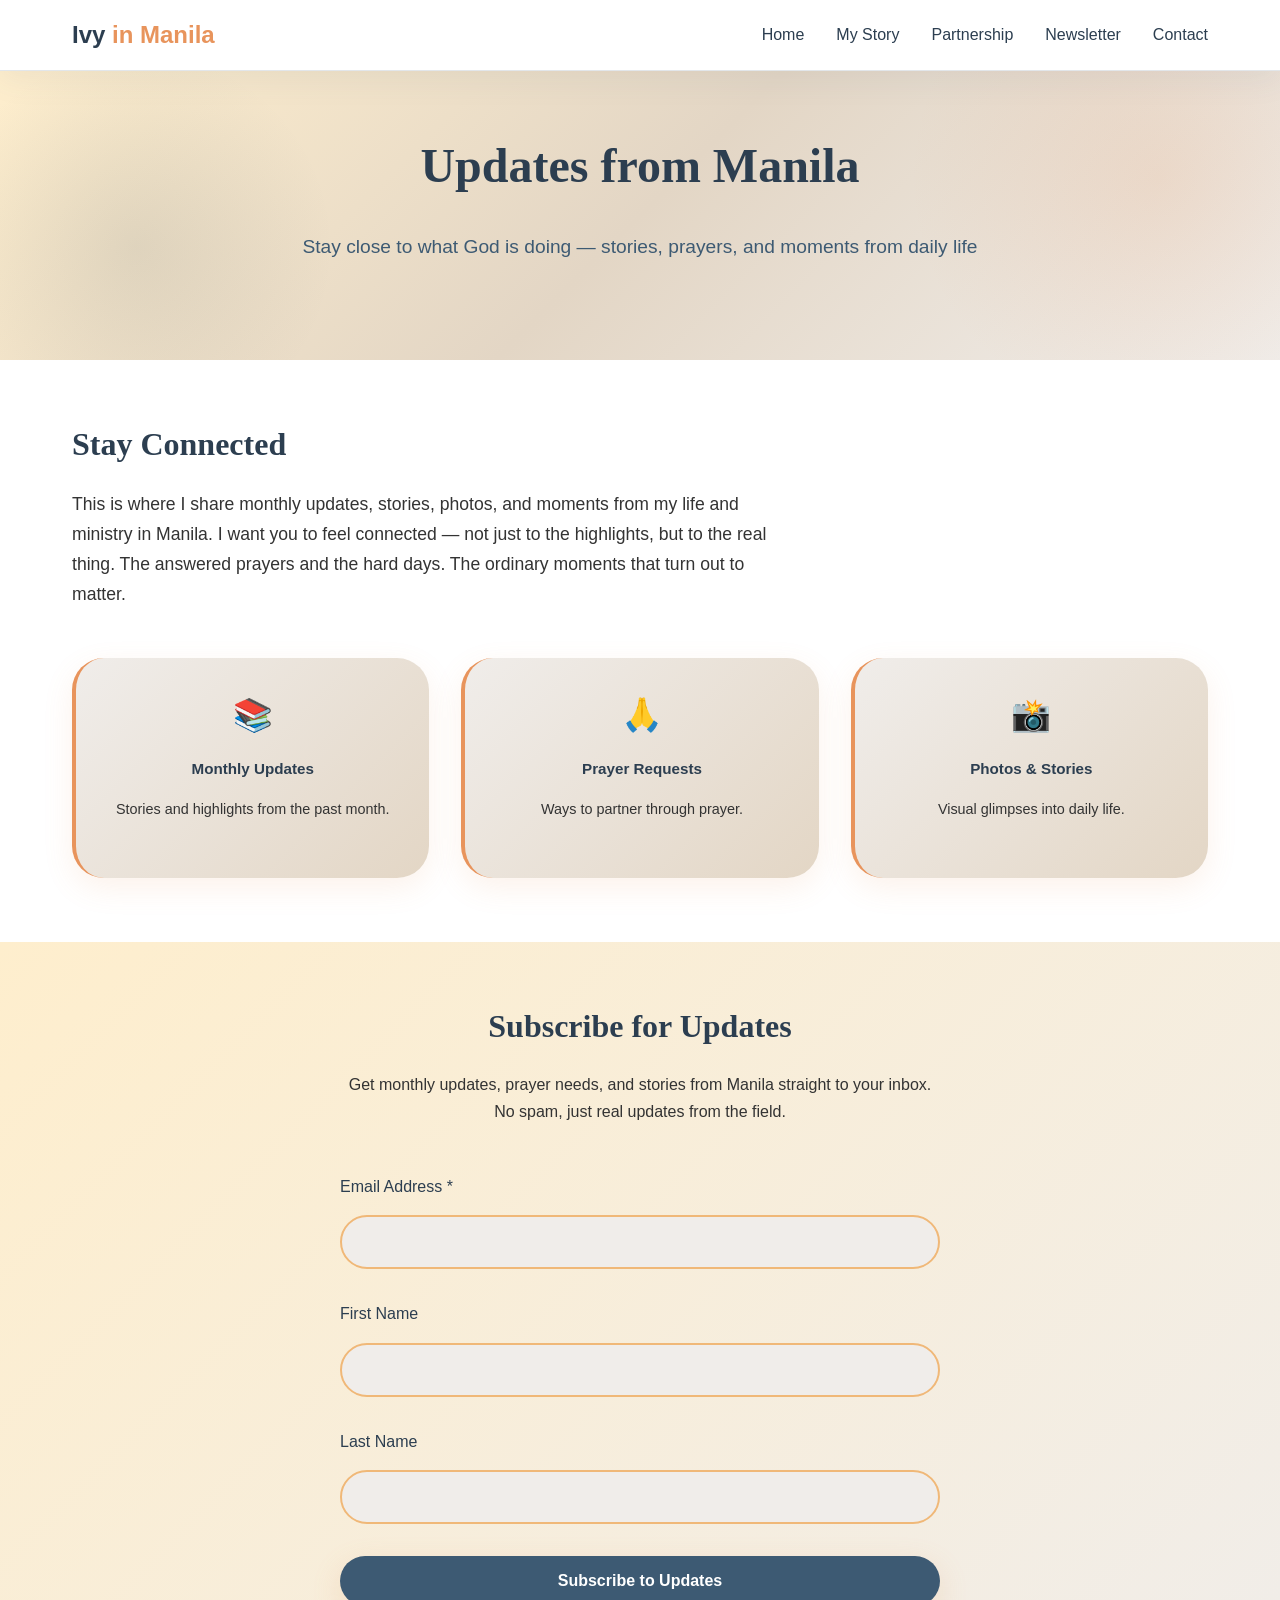
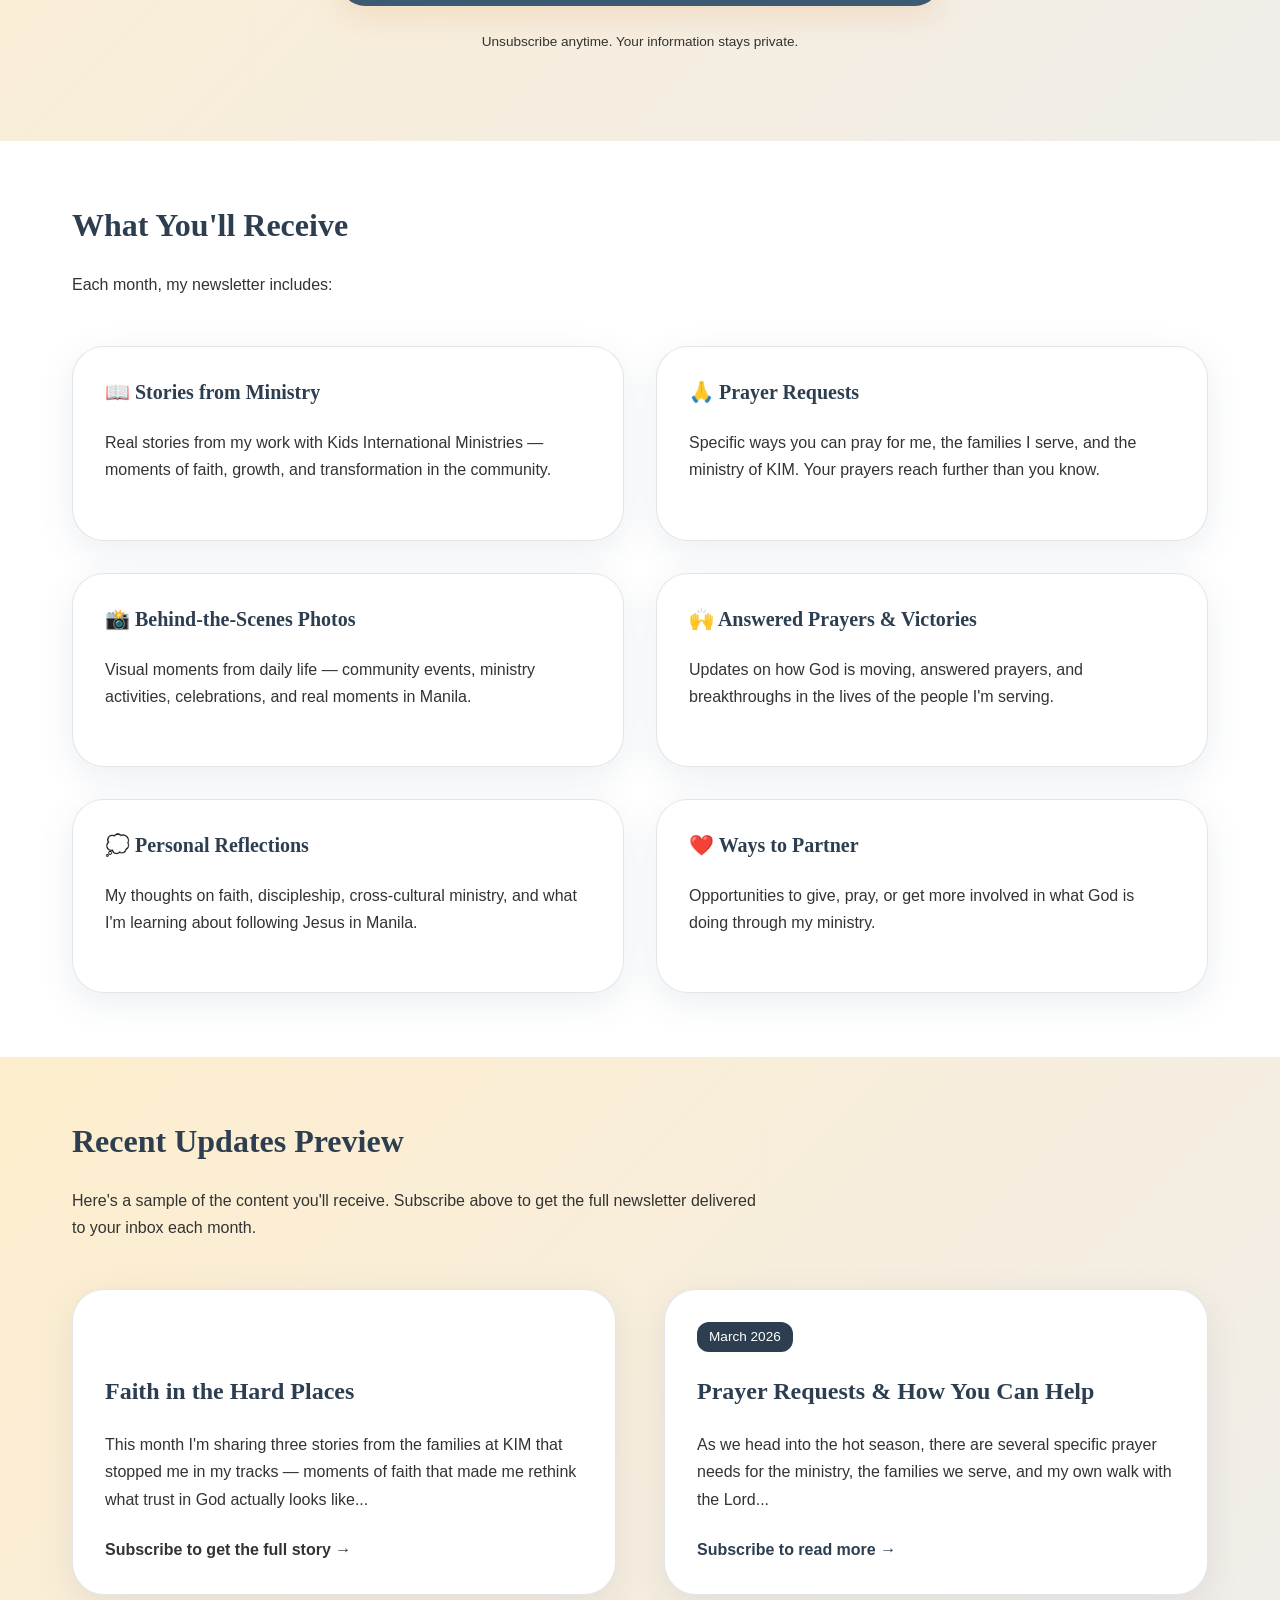
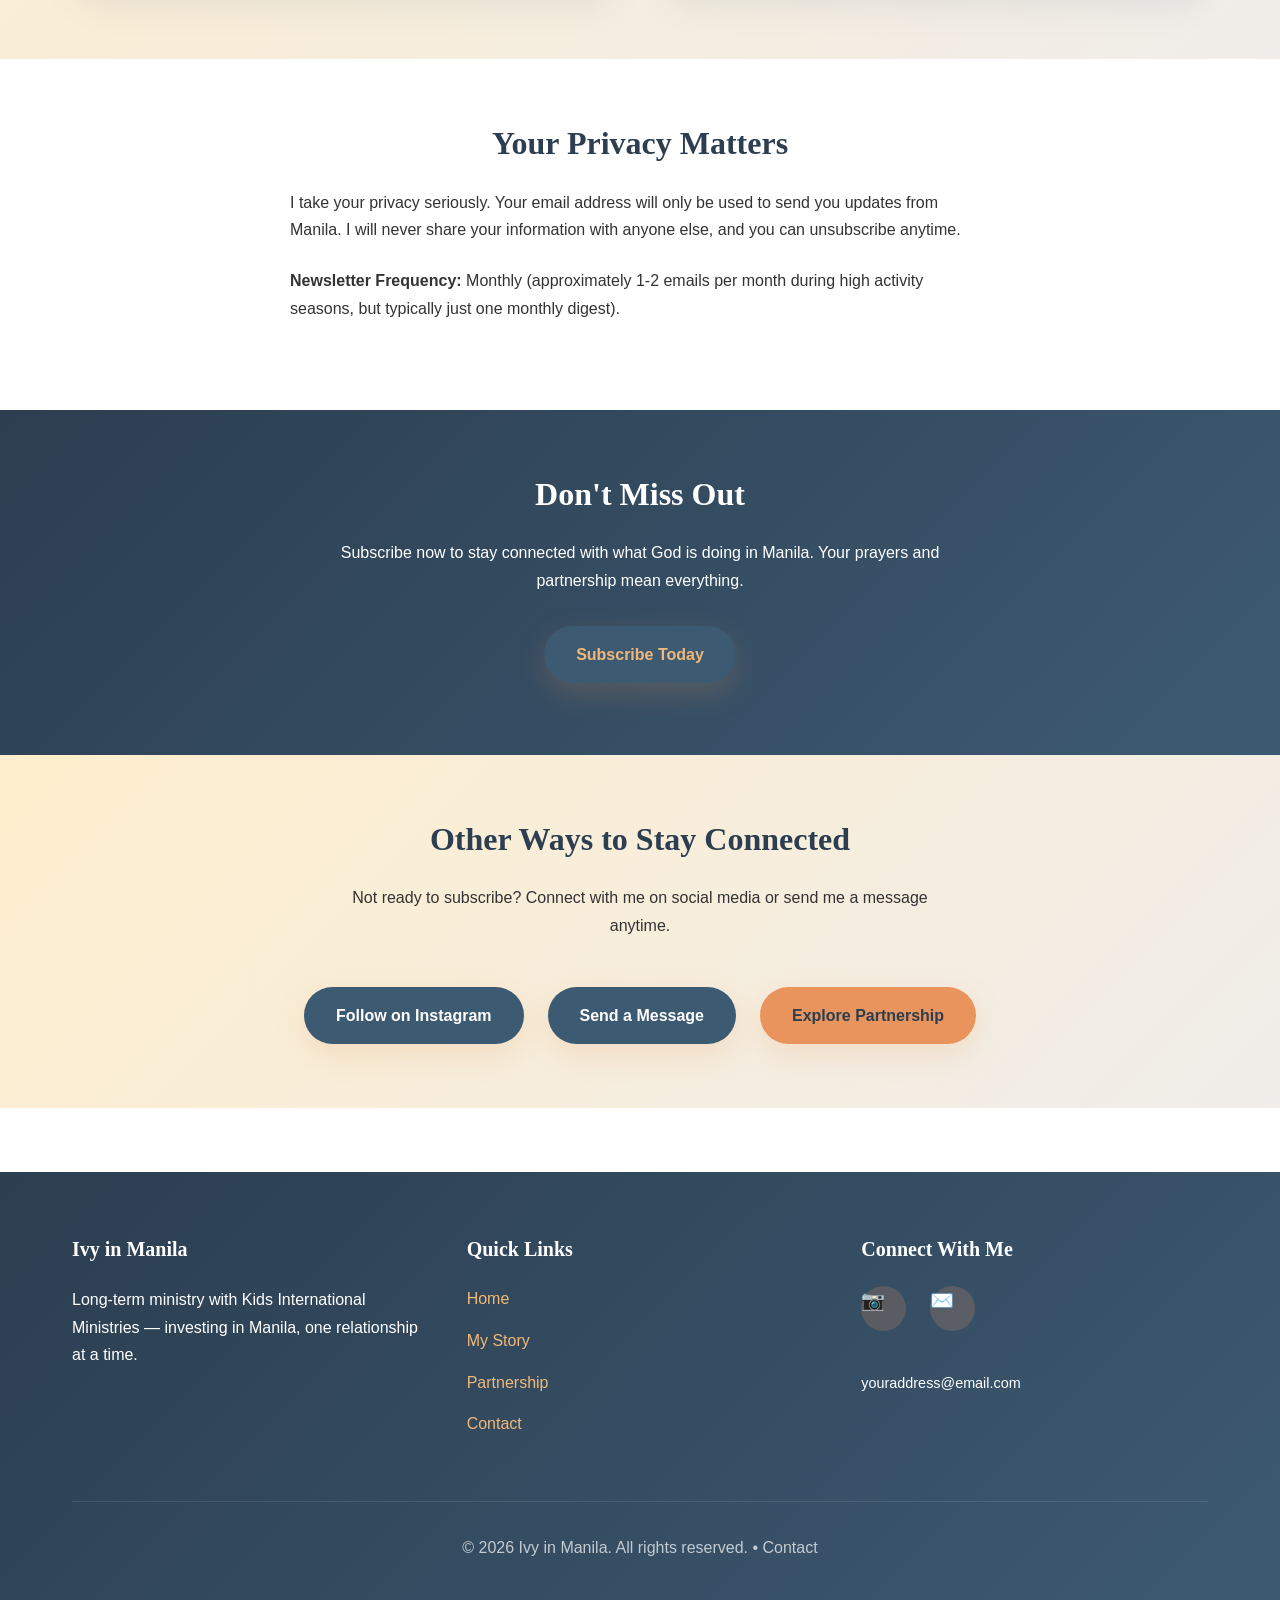
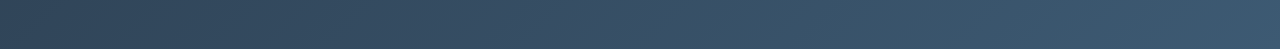
<file: pages/newsletter.html>
<!DOCTYPE html>
<html lang="en">
<head>
  <meta charset="UTF-8">
  <meta name="viewport" content="width=device-width, initial-scale=1.0">
  <meta name="description" content="Subscribe to Ivy's monthly newsletter for updates, stories, and prayer requests from Manila.">
  <title>Newsletter | Ivy in Manila</title>
  <link rel="stylesheet" href="../css/styles.css">
</head>
<body>
  <!-- Header & Navigation -->
  <header>
    <div class="container">
      <div class="header-content">
        <a href="../index.html" class="logo">Ivy <span class="logo-text">in Manila</span></a>
        <button class="menu-toggle" id="menuToggle">☰</button>
        <nav id="navMenu">
          <ul>
            <li><a href="../index.html">Home</a></li>
            <li><a href="my-story.html">My Story</a></li>
            <li><a href="partnership.html">Partnership</a></li>
            <li><a href="newsletter.html">Newsletter</a></li>
            <li><a href="contact.html">Contact</a></li>
          </ul>
        </nav>
      </div>
    </div>
  </header>

  <!-- Main Content -->
  <main>
    <!-- Hero Section -->
    <section class="hero">
      <div class="container">
        <h1>Updates from Manila</h1>
        <p class="hero-intro">Stay close to what God is doing — stories, prayers, and moments from daily life</p>
      </div>
    </section>

    <!-- Newsletter Description -->
    <section class="section">
      <div class="container">
        <h2>Stay Connected</h2>
        <p style="font-size: 1.1rem; max-width: 700px; margin-bottom: var(--spacing-lg);">
          This is where I share monthly updates, stories, photos, and moments from my life and ministry in Manila. I want you to feel connected — not just to the highlights, but to the real thing. The answered prayers and the hard days. The ordinary moments that turn out to matter.
        </p>

        <div class="grid grid-3" style="margin-top: var(--spacing-xl);">
          <div class="stat-box">
            <div style="font-size: 2rem; margin-bottom: var(--spacing-sm);">📚</div>
            <div class="stat-box-label" style="font-weight: 600;">Monthly Updates</div>
            <p style="font-size: 0.9rem; margin-top: var(--spacing-sm); color: var(--gray-dark);">Stories and highlights from the past month.</p>
          </div>
          <div class="stat-box">
            <div style="font-size: 2rem; margin-bottom: var(--spacing-sm);">🙏</div>
            <div class="stat-box-label" style="font-weight: 600;">Prayer Requests</div>
            <p style="font-size: 0.9rem; margin-top: var(--spacing-sm); color: var(--gray-dark);">Ways to partner through prayer.</p>
          </div>
          <div class="stat-box">
            <div style="font-size: 2rem; margin-bottom: var(--spacing-sm);">📸</div>
            <div class="stat-box-label" style="font-weight: 600;">Photos & Stories</div>
            <p style="font-size: 0.9rem; margin-top: var(--spacing-sm); color: var(--gray-dark);">Visual glimpses into daily life.</p>
          </div>
        </div>
      </div>
    </section>

    <!-- Newsletter Signup Section -->
    <section class="section section-light">
      <div class="container">
        <div style="max-width: 600px; margin-left: auto; margin-right: auto;">
          <h2 class="text-center">Subscribe for Updates</h2>
          <p class="text-center" style="margin-bottom: var(--spacing-xl);">
            Get monthly updates, prayer needs, and stories from Manila straight to your inbox. No spam, just real updates from the field.
          </p>

          <!-- Mailchimp Signup Form -->
          <!-- To set up: 
               1. Create a Mailchimp account at mailchimp.com
               2. Create an audience/list
               3. Copy the form code here and replace this section
               4. Or use the embedded signup form code from Mailchimp
          -->
          <form action="https://mailchimp.us12.list-manage.com/subscribe/post?u=YOUR_USER_ID&id=YOUR_LIST_ID" method="post" id="mc-form">
            <div class="form-group">
              <label for="email-signup">Email Address *</label>
              <input type="email" id="email-signup" name="EMAIL" required>
            </div>

            <div class="form-group">
              <label for="name-signup">First Name</label>
              <input type="text" id="name-signup" name="FNAME">
            </div>

            <div class="form-group">
              <label for="name-last">Last Name</label>
              <input type="text" id="name-last" name="LNAME">
            </div>

            <button type="submit" class="btn btn-secondary btn-block">Subscribe to Updates</button>
          </form>

          <p style="margin-top: var(--spacing-md); font-size: 0.85rem; text-align: center; color: var(--gray-dark);">
            Unsubscribe anytime. Your information stays private.
          </p>
        </div>
      </div>
    </section>

    <!-- What to Expect Section -->
    <section class="section">
      <div class="container">
        <h2>What You'll Receive</h2>
        <p style="max-width: 700px; margin-bottom: var(--spacing-xl);">
          Each month, my newsletter includes:
        </p>

        <div class="grid grid-2">
          <div class="card">
            <h4>📖 Stories from Ministry</h4>
            <p>
              Real stories from my work with Kids International Ministries — moments of faith, growth, and transformation in the community.
            </p>
          </div>

          <div class="card">
            <h4>🙏 Prayer Requests</h4>
            <p>
              Specific ways you can pray for me, the families I serve, and the ministry of KIM. Your prayers reach further than you know.
            </p>
          </div>

          <div class="card">
            <h4>📸 Behind-the-Scenes Photos</h4>
            <p>
              Visual moments from daily life — community events, ministry activities, celebrations, and real moments in Manila.
            </p>
          </div>

          <div class="card">
            <h4>🙌 Answered Prayers & Victories</h4>
            <p>
              Updates on how God is moving, answered prayers, and breakthroughs in the lives of the people I'm serving.
            </p>
          </div>

          <div class="card">
            <h4>💭 Personal Reflections</h4>
            <p>
              My thoughts on faith, discipleship, cross-cultural ministry, and what I'm learning about following Jesus in Manila.
            </p>
          </div>

          <div class="card">
            <h4>❤️ Ways to Partner</h4>
            <p>
              Opportunities to give, pray, or get more involved in what God is doing through my ministry.
            </p>
          </div>
        </div>
      </div>
    </section>

    <!-- Recent Updates Preview -->
    <section class="section section-light">
      <div class="container">
        <h2>Recent Updates Preview</h2>
        <p style="max-width: 700px; margin-bottom: var(--spacing-xl);">
          Here's a sample of the content you'll receive. Subscribe above to get the full newsletter delivered to your inbox each month.
        </p>

        <div class="grid grid-2" style="gap: var(--spacing-xl);">
          <div class="card">
            <span style="display: inline-block; background-color: var(--orange-pumpkin); color: var(--white); padding: 0.25rem 0.75rem; border-radius: var(--radius-sm); font-size: 0.85rem; margin-bottom: var(--spacing-md);">April 2026</span>
            <h3>Faith in the Hard Places</h3>
            <p>
              This month I'm sharing three stories from the families at KIM that stopped me in my tracks — moments of faith that made me rethink what trust in God actually looks like...
            </p>
            <a href="contact.html" style="color: var(--orange-pumpkin); font-weight: 600;">Subscribe to get the full story →</a>
          </div>

          <div class="card">
            <span style="display: inline-block; background-color: var(--navy-dark); color: var(--white); padding: 0.25rem 0.75rem; border-radius: var(--radius-sm); font-size: 0.85rem; margin-bottom: var(--spacing-md);">March 2026</span>
            <h3>Prayer Requests & How You Can Help</h3>
            <p>
              As we head into the hot season, there are several specific prayer needs for the ministry, the families we serve, and my own walk with the Lord...
            </p>
            <a href="contact.html" style="color: var(--navy-dark); font-weight: 600;">Subscribe to read more →</a>
          </div>
        </div>
      </div>
    </section>

    <!-- Privacy & Frequency Section -->
    <section class="section">
      <div class="container">
        <h2 class="text-center">Your Privacy Matters</h2>
        <div style="max-width: 700px; margin-left: auto; margin-right: auto;">
          <p>
            I take your privacy seriously. Your email address will only be used to send you updates from Manila. I will never share your information with anyone else, and you can unsubscribe anytime.
          </p>
          <p style="margin-top: var(--spacing-md);">
            <strong>Newsletter Frequency:</strong> Monthly (approximately 1-2 emails per month during high activity seasons, but typically just one monthly digest).
          </p>
        </div>
      </div>
    </section>

    <!-- CTA Section -->
    <section class="section section-navy">
      <div class="container text-center">
        <h2>Don't Miss Out</h2>
        <p style="max-width: 600px; margin-left: auto; margin-right: auto; margin-bottom: var(--spacing-lg);">
          Subscribe now to stay connected with what God is doing in Manila. Your prayers and partnership mean everything.
        </p>
        <a href="#mc-form" class="btn btn-secondary">Subscribe Today</a>
      </div>
    </section>

    <!-- Other Ways to Stay Connected -->
    <section class="section section-light">
      <div class="container text-center">
        <h2>Other Ways to Stay Connected</h2>
        <p style="max-width: 600px; margin-left: auto; margin-right: auto; margin-bottom: var(--spacing-xl);">
          Not ready to subscribe? Connect with me on social media or send me a message anytime.
        </p>
        <div style="display: flex; gap: var(--spacing-md); justify-content: center; flex-wrap: wrap;">
          <a href="https://instagram.com/yourhandle" target="_blank" class="btn btn-primary">Follow on Instagram</a>
          <a href="contact.html" class="btn btn-secondary">Send a Message</a>
          <a href="partnership.html" class="btn btn-tertiary">Explore Partnership</a>
        </div>
      </div>
    </section>
  </main>

  <!-- Footer -->
  <footer>
    <div class="container">
      <div class="footer-content">
        <div class="footer-section">
          <h4>Ivy in Manila</h4>
          <p>Long-term ministry with Kids International Ministries — investing in Manila, one relationship at a time.</p>
        </div>
        <div class="footer-section">
          <h4>Quick Links</h4>
          <a href="../index.html">Home</a>
          <a href="my-story.html">My Story</a>
          <a href="partnership.html">Partnership</a>
          <a href="contact.html">Contact</a>
        </div>
        <div class="footer-section">
          <h4>Connect With Me</h4>
          <div class="footer-socials">
            <a href="https://instagram.com" class="social-icon" title="Instagram">📷</a>
            <a href="mailto:youraddress@email.com" class="social-icon" title="Email">✉️</a>
          </div>
          <p style="margin-top: var(--spacing-md); font-size: 0.9rem;">
            <a href="mailto:youraddress@email.com" style="color: var(--yellow-honey);">youraddress@email.com</a>
          </p>
        </div>
      </div>
      <div class="footer-bottom">
        <p>&copy; 2026 Ivy in Manila. All rights reserved. • <a href="contact.html" style="color: var(--yellow-honey);">Contact</a></p>
      </div>
    </div>
  </footer>

  <!-- JavaScript -->
  <script src="../js/main.js"></script>
</body>
</html>
</file>
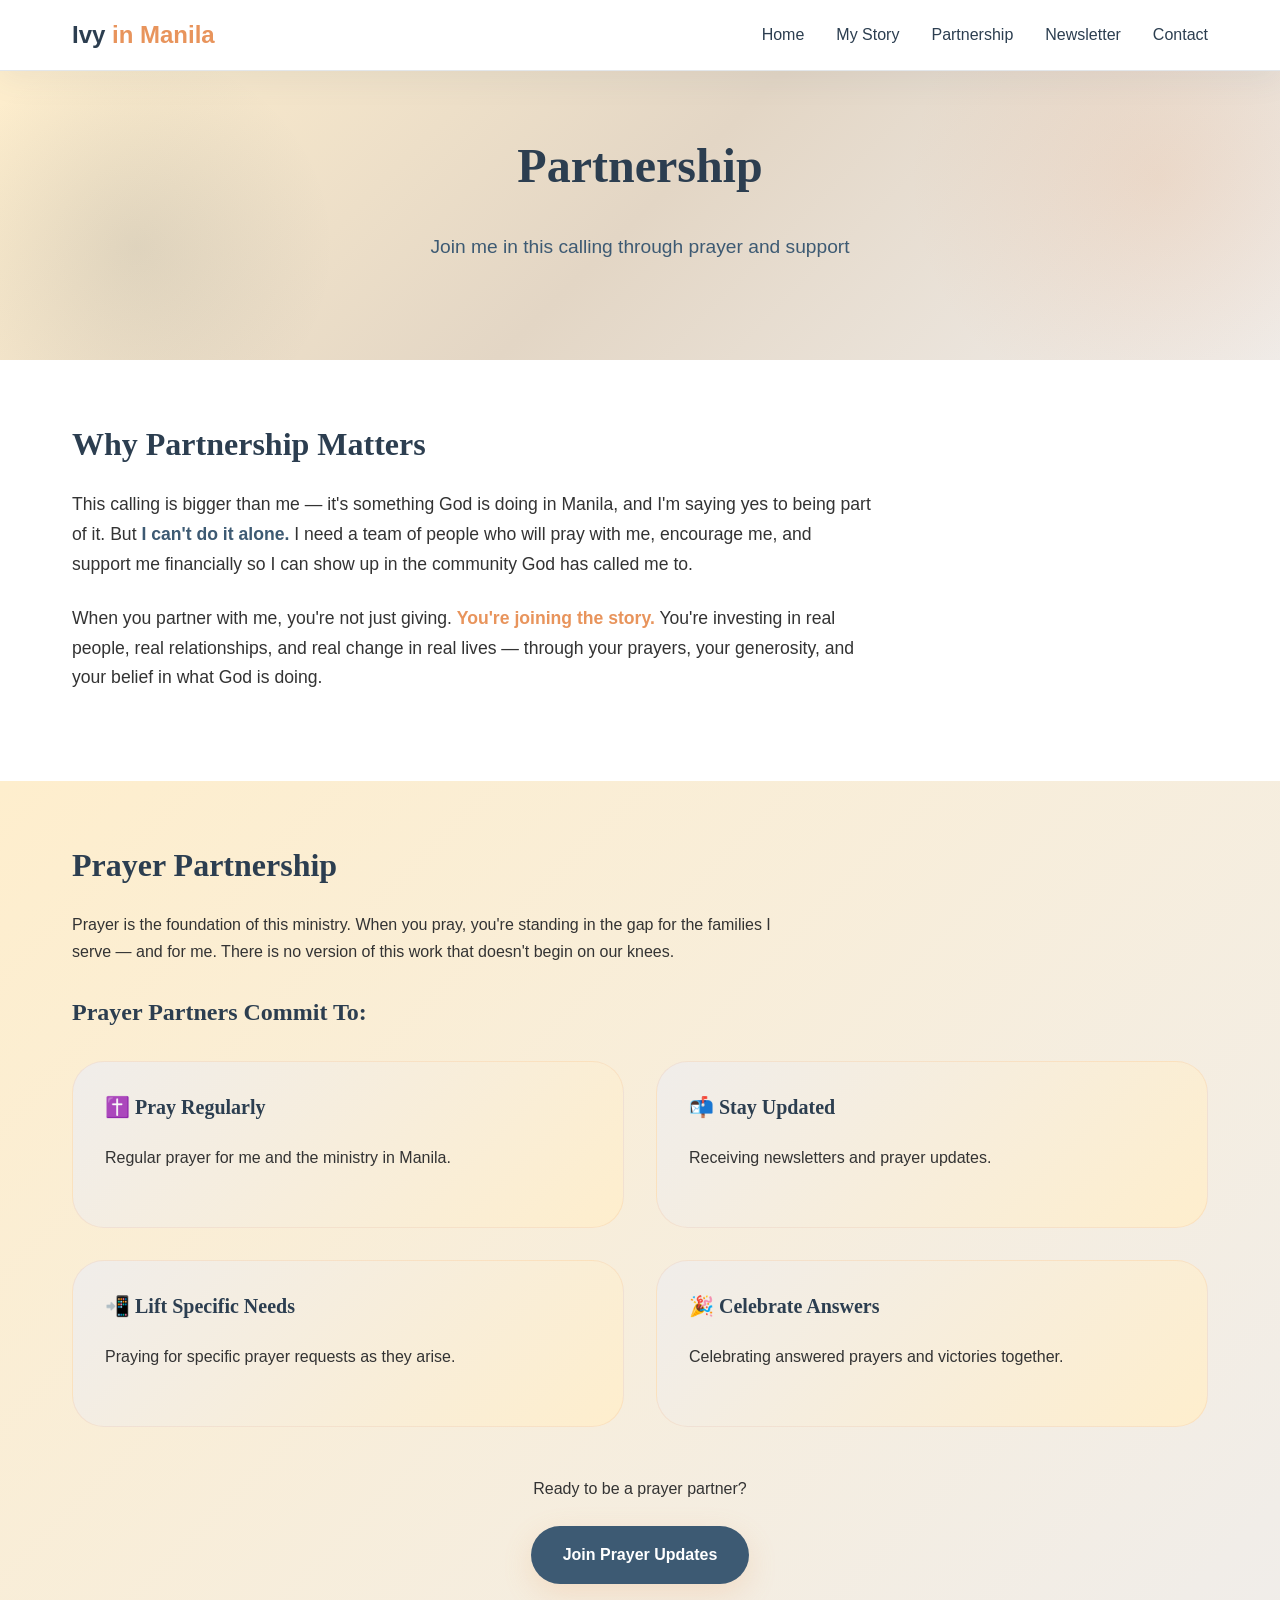
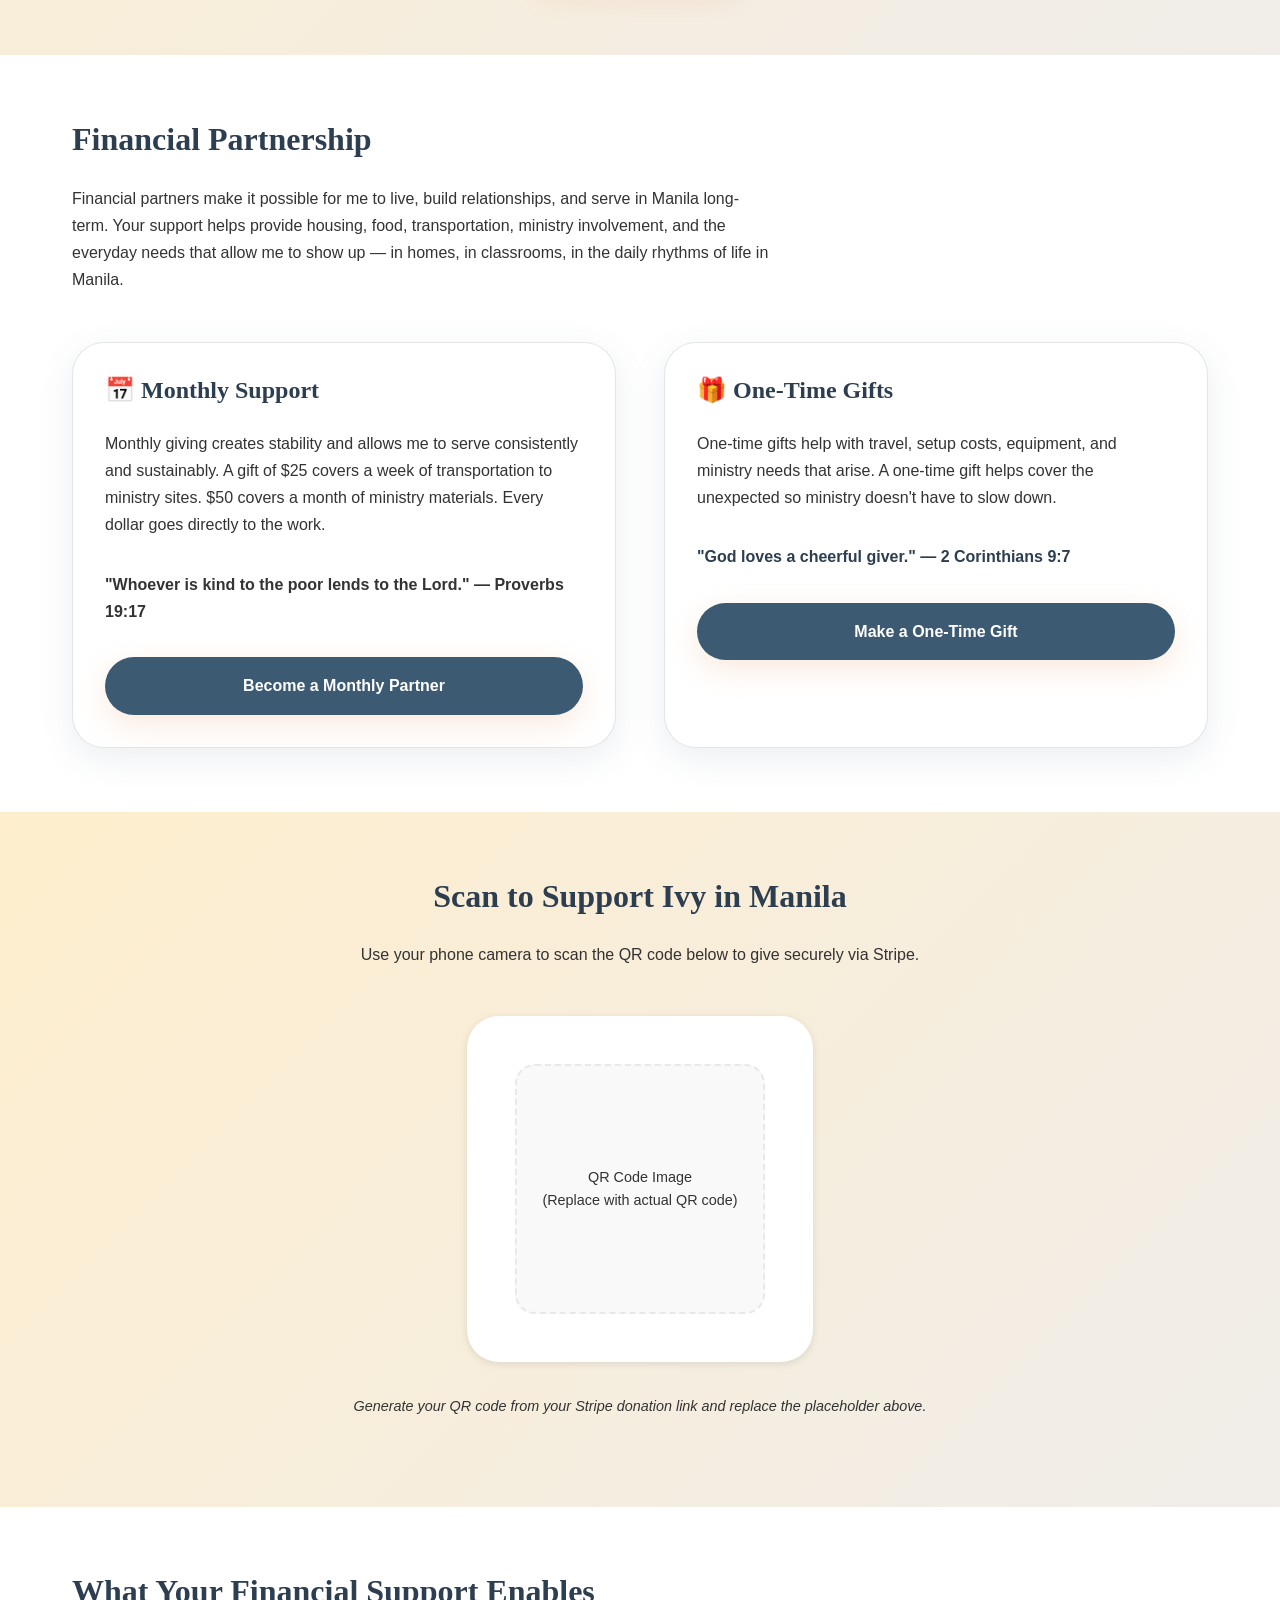
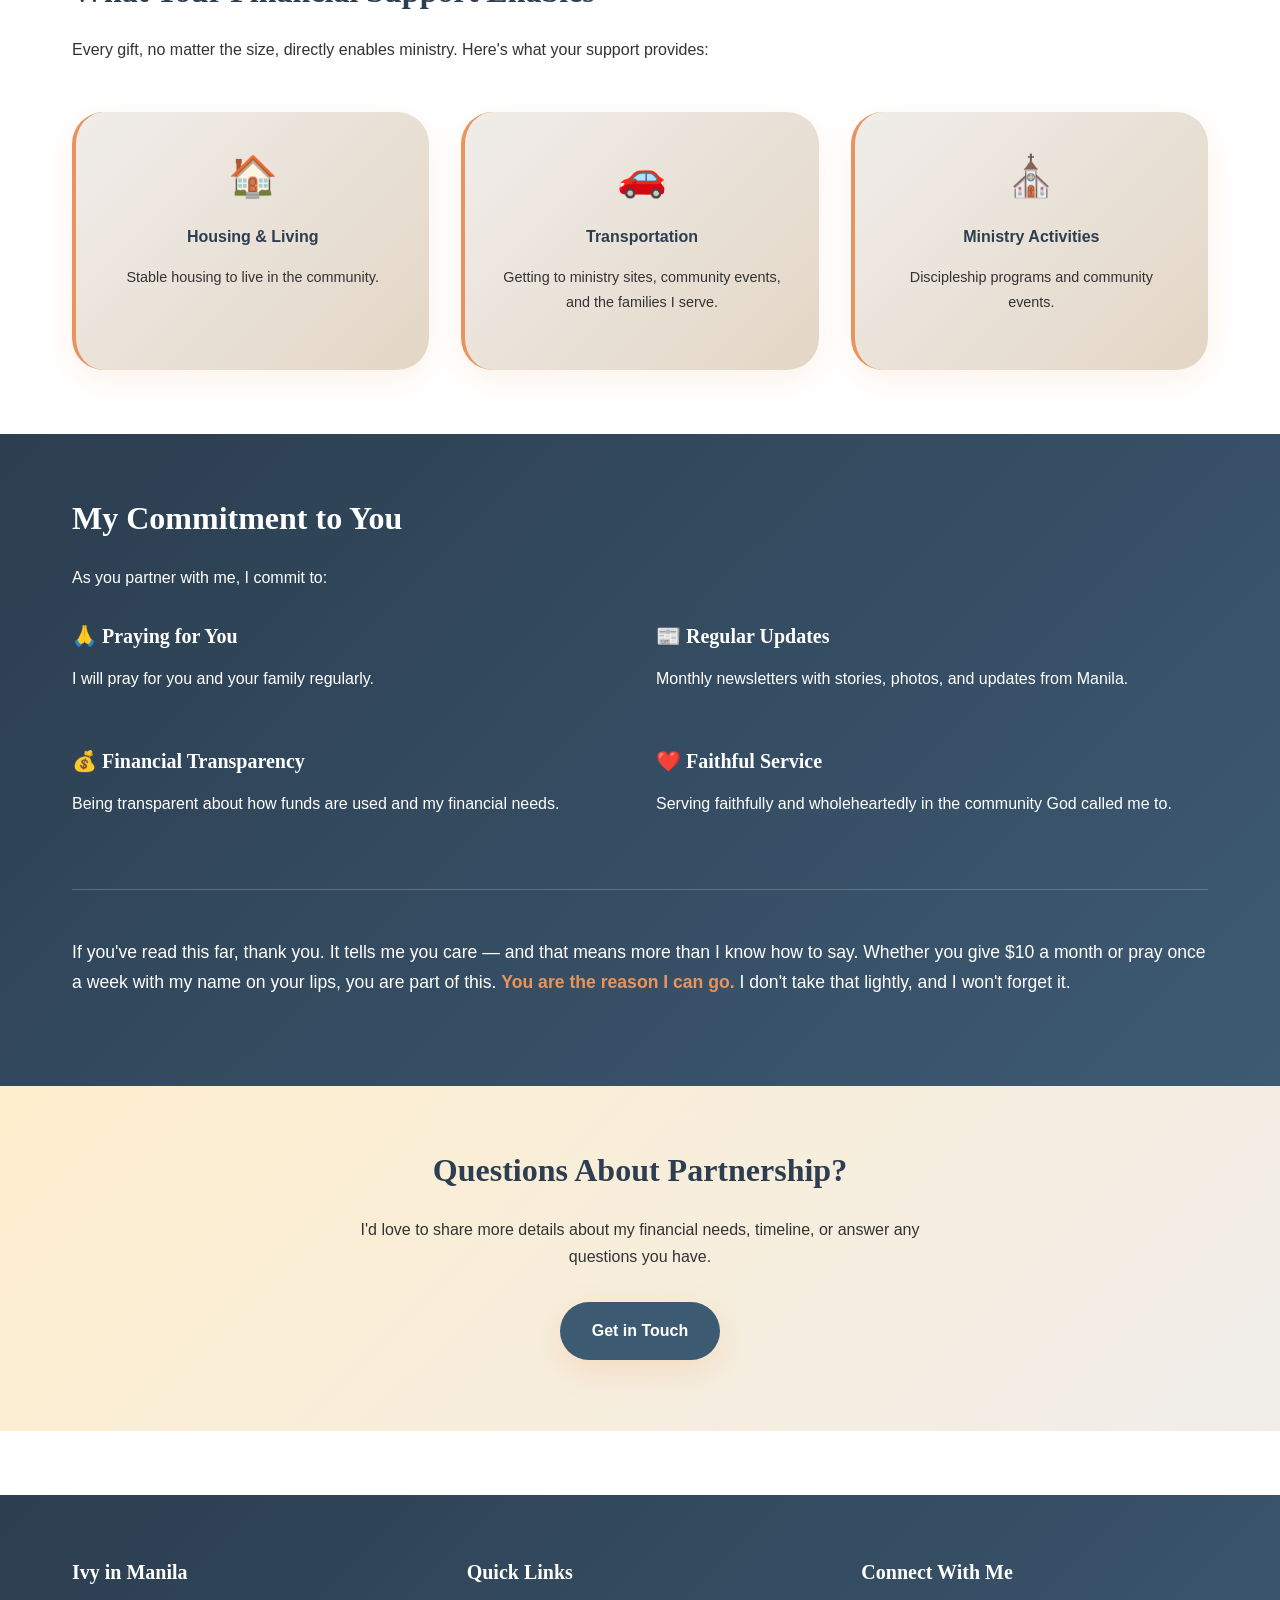
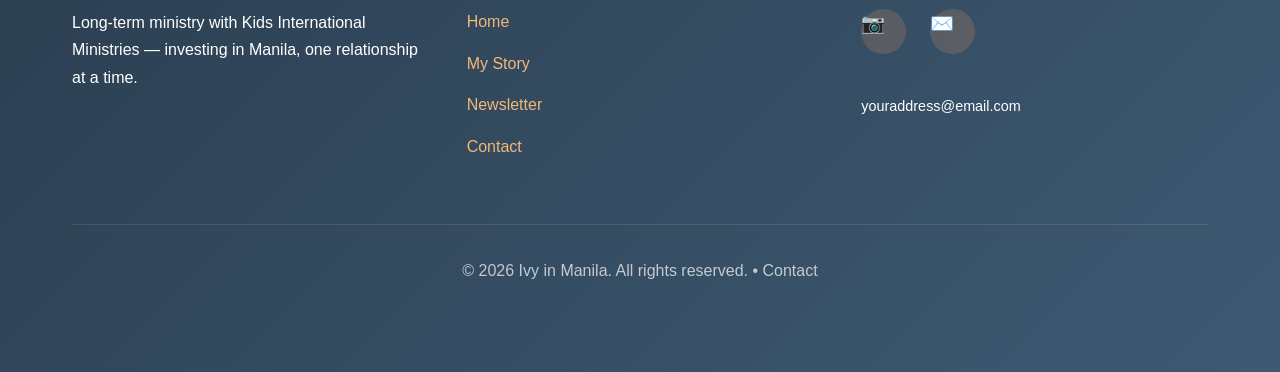
<file: pages/partnership.html>
<!DOCTYPE html>
<html lang="en">
<head>
  <meta charset="UTF-8">
  <meta name="viewport" content="width=device-width, initial-scale=1.0">
  <meta name="description" content="Partner with Ivy in Manila through prayer, financial support, and encouragement in long-term ministry work.">
  <title>Partnership | Ivy in Manila</title>
  <link rel="stylesheet" href="../css/styles.css">
</head>
<body>
  <!-- Header & Navigation -->
  <header>
    <div class="container">
      <div class="header-content">
        <a href="../index.html" class="logo">Ivy <span class="logo-text">in Manila</span></a>
        <button class="menu-toggle" id="menuToggle">☰</button>
        <nav id="navMenu">
          <ul>
            <li><a href="../index.html">Home</a></li>
            <li><a href="my-story.html">My Story</a></li>
            <li><a href="partnership.html">Partnership</a></li>
            <li><a href="newsletter.html">Newsletter</a></li>
            <li><a href="contact.html">Contact</a></li>
          </ul>
        </nav>
      </div>
    </div>
  </header>

  <!-- Main Content -->
  <main>
    <!-- Hero Section -->
    <section class="hero">
      <div class="container">
        <h1>Partnership</h1>
        <p class="hero-intro">Join me in this calling through prayer and support</p>
      </div>
    </section>

    <!-- Why Partnership Matters -->
    <section class="section">
      <div class="container">
        <h2>Why Partnership Matters</h2>
        <p style="font-size: 1.1rem; max-width: 800px;">
          This calling is bigger than me — it's something God is doing in Manila, and I'm saying yes to being part of it. But <span class="highlight">I can't do it alone.</span> I need a team of people who will pray with me, encourage me, and support me financially so I can show up in the community God has called me to.
        </p>
        <p style="font-size: 1.1rem; max-width: 800px;">
          When you partner with me, you're not just giving. <span class="highlight-yellow">You're joining the story.</span> You're investing in real people, real relationships, and real change in real lives — through your prayers, your generosity, and your belief in what God is doing.
        </p>
      </div>
    </section>

    <!-- Prayer Partnership Section -->
    <section class="section section-light">
      <div class="container">
        <h2>Prayer Partnership</h2>
        <p style="max-width: 700px; margin-bottom: var(--spacing-lg);">
          Prayer is the foundation of this ministry. When you pray, you're standing in the gap for the families I serve — and for me. There is no version of this work that doesn't begin on our knees.
        </p>
        
        <h3>Prayer Partners Commit To:</h3>
        <div class="grid grid-2" style="margin-top: var(--spacing-lg);">
          <div class="card card-light">
            <h4>✝️ Pray Regularly</h4>
            <p>Regular prayer for me and the ministry in Manila.</p>
          </div>
          <div class="card card-light">
            <h4>📬 Stay Updated</h4>
            <p>Receiving newsletters and prayer updates.</p>
          </div>
          <div class="card card-light">
            <h4>📲 Lift Specific Needs</h4>
            <p>Praying for specific prayer requests as they arise.</p>
          </div>
          <div class="card card-light">
            <h4>🎉 Celebrate Answers</h4>
            <p>Celebrating answered prayers and victories together.</p>
          </div>
        </div>

        <div style="text-align: center; margin-top: var(--spacing-xl);">
          <p style="margin-bottom: var(--spacing-md);">Ready to be a prayer partner?</p>
          <a href="newsletter.html" class="btn btn-primary">Join Prayer Updates</a>
        </div>
      </div>
    </section>

    <!-- Financial Partnership Section -->
    <section class="section">
      <div class="container">
        <h2>Financial Partnership</h2>
        <p style="max-width: 700px; margin-bottom: var(--spacing-lg);">
          Financial partners make it possible for me to live, build relationships, and serve in Manila long-term. Your support helps provide housing, food, transportation, ministry involvement, and the everyday needs that allow me to show up — in homes, in classrooms, in the daily rhythms of life in Manila.
        </p>

        <div class="grid grid-2" style="gap: var(--spacing-xl); margin-top: var(--spacing-xl);">
          <!-- Monthly Giving -->
          <div class="card">
            <h3>📅 Monthly Support</h3>
            <p>Monthly giving creates stability and allows me to serve consistently and sustainably. A gift of $25 covers a week of transportation to ministry sites. $50 covers a month of ministry materials. Every dollar goes directly to the work.</p>
            <p style="margin-top: var(--spacing-lg); font-weight: 600; color: var(--orange-pumpkin);">
              "Whoever is kind to the poor lends to the Lord." — Proverbs 19:17
            </p>
            <a href="https://stripe.com/donate" class="btn btn-secondary btn-block" style="margin-top: var(--spacing-lg);">Become a Monthly Partner</a>
          </div>

          <!-- One-Time Giving -->
          <div class="card">
            <h3>🎁 One-Time Gifts</h3>
            <p>One-time gifts help with travel, setup costs, equipment, and ministry needs that arise. A one-time gift helps cover the unexpected so ministry doesn't have to slow down.</p>
            <p style="margin-top: var(--spacing-lg); font-weight: 600; color: var(--navy-dark);">
              "God loves a cheerful giver." — 2 Corinthians 9:7
            </p>
            <a href="https://stripe.com/donate" class="btn btn-secondary btn-block" style="margin-top: var(--spacing-lg);">Make a One-Time Gift</a>
          </div>
        </div>
      </div>
    </section>

    <!-- QR Code Section -->
    <section class="section section-light">
      <div class="container text-center">
        <h2>Scan to Support Ivy in Manila</h2>
        <p style="margin-bottom: var(--spacing-xl);">Use your phone camera to scan the QR code below to give securely via Stripe.</p>
        
        <div style="background-color: var(--white); padding: var(--spacing-xl); border-radius: var(--radius-lg); display: inline-block; box-shadow: 0 2px 8px rgba(0,0,0,0.1);">
          <div style="width: 250px; height: 250px; background-color: var(--gray-light); border: 2px dashed var(--gray-medium); border-radius: var(--radius-md); display: flex; align-items: center; justify-content: center; font-size: 0.9rem; color: var(--gray-dark);">
            QR Code Image<br>(Replace with actual QR code)
          </div>
        </div>
        
        <p style="margin-top: var(--spacing-lg); font-size: 0.9rem; color: var(--gray-dark);">
          <em>Generate your QR code from your Stripe donation link and replace the placeholder above.</em>
        </p>
      </div>
    </section>

    <!-- What Your Gift Supports -->
    <section class="section">
      <div class="container">
        <h2>What Your Financial Support Enables</h2>
        <p style="max-width: 700px; margin-bottom: var(--spacing-xl);">
          Every gift, no matter the size, directly enables ministry. Here's what your support provides:
        </p>

        <div class="grid grid-3">
          <div class="stat-box">
            <div style="font-size: 2.5rem; margin-bottom: var(--spacing-sm);">🏠</div>
            <div class="stat-box-label" style="font-weight: 600; font-size: 1rem;">Housing & Living</div>
            <p style="font-size: 0.9rem; margin-top: var(--spacing-sm);">Stable housing to live in the community.</p>
          </div>
          <div class="stat-box">
            <div style="font-size: 2.5rem; margin-bottom: var(--spacing-sm);">🚗</div>
            <div class="stat-box-label" style="font-weight: 600; font-size: 1rem;">Transportation</div>
            <p style="font-size: 0.9rem; margin-top: var(--spacing-sm);">Getting to ministry sites, community events, and the families I serve.</p>
          </div>
          <div class="stat-box">
            <div style="font-size: 2.5rem; margin-bottom: var(--spacing-sm);">⛪</div>
            <div class="stat-box-label" style="font-weight: 600; font-size: 1rem;">Ministry Activities</div>
            <p style="font-size: 0.9rem; margin-top: var(--spacing-sm);">Discipleship programs and community events.</p>
          </div>
        </div>
      </div>
    </section>

    <!-- My Commitment Section -->
    <section class="section section-navy">
      <div class="container">
        <h2>My Commitment to You</h2>
        <p style="max-width: 700px; margin-bottom: var(--spacing-lg);">
          As you partner with me, I commit to:
        </p>

        <div class="grid grid-2">
          <div>
            <h4 style="color: var(--yellow-honey); margin-bottom: var(--spacing-sm);">🙏 Praying for You</h4>
            <p>I will pray for you and your family regularly.</p>
          </div>
          <div>
            <h4 style="color: var(--yellow-honey); margin-bottom: var(--spacing-sm);">📰 Regular Updates</h4>
            <p>Monthly newsletters with stories, photos, and updates from Manila.</p>
          </div>
          <div>
            <h4 style="color: var(--yellow-honey); margin-bottom: var(--spacing-sm);">💰 Financial Transparency</h4>
            <p>Being transparent about how funds are used and my financial needs.</p>
          </div>
          <div>
            <h4 style="color: var(--yellow-honey); margin-bottom: var(--spacing-sm);">❤️ Faithful Service</h4>
            <p>Serving faithfully and wholeheartedly in the community God called me to.</p>
          </div>
        </div>

        <div style="margin-top: var(--spacing-xl); padding-top: var(--spacing-xl); border-top: 1px solid rgba(255,255,255,0.2);">
          <p style="font-size: 1.1rem;">
            If you've read this far, thank you. It tells me you care — and that means more than I know how to say. Whether you give $10 a month or pray once a week with my name on your lips, you are part of this. <span class="highlight-yellow">You are the reason I can go.</span> I don't take that lightly, and I won't forget it.
          </p>
        </div>
      </div>
    </section>

    <!-- Questions Section -->
    <section class="section section-light">
      <div class="container text-center">
        <h2>Questions About Partnership?</h2>
        <p style="max-width: 600px; margin-left: auto; margin-right: auto; margin-bottom: var(--spacing-lg);">
          I'd love to share more details about my financial needs, timeline, or answer any questions you have.
        </p>
        <a href="contact.html" class="btn btn-primary">Get in Touch</a>
      </div>
    </section>
  </main>

  <!-- Footer -->
  <footer>
    <div class="container">
      <div class="footer-content">
        <div class="footer-section">
          <h4>Ivy in Manila</h4>
          <p>Long-term ministry with Kids International Ministries — investing in Manila, one relationship at a time.</p>
        </div>
        <div class="footer-section">
          <h4>Quick Links</h4>
          <a href="../index.html">Home</a>
          <a href="my-story.html">My Story</a>
          <a href="newsletter.html">Newsletter</a>
          <a href="contact.html">Contact</a>
        </div>
        <div class="footer-section">
          <h4>Connect With Me</h4>
          <div class="footer-socials">
            <a href="https://instagram.com" class="social-icon" title="Instagram">📷</a>
            <a href="mailto:youraddress@email.com" class="social-icon" title="Email">✉️</a>
          </div>
          <p style="margin-top: var(--spacing-md); font-size: 0.9rem;">
            <a href="mailto:youraddress@email.com" style="color: var(--yellow-honey);">youraddress@email.com</a>
          </p>
        </div>
      </div>
      <div class="footer-bottom">
        <p>&copy; 2026 Ivy in Manila. All rights reserved. • <a href="contact.html" style="color: var(--yellow-honey);">Contact</a></p>
      </div>
    </div>
  </footer>

  <!-- JavaScript -->
  <script src="../js/main.js"></script>
</body>
</html>
</file>
<file: css/styles.css>
/* 
  Ivy in Manila - Warm, Inviting Design System
  Color Palette: Warm browns, creams, slate blues, taupe
  Features: Soft animations, Parallax scrolling, Rounded edges, Sticky elements
  Designed for minimal, clean, friendly, and inviting aesthetic
*/

/* ========================
   CSS Variables / Colors
   ======================== */
:root {
  /* Soft, Cohesive Color Palette: Navy & Honey */
  --navy-soft: #3D5A73;
  --navy-dark: #2C3E50;
  --honey-warm: #E8945C;
  --honey-pale: #F0B878;
  --cream-pale: #FEEECD;
  --cream-warm: #E3D6C5;
  --cream-extra-light: #F0EDEA;
  --taupe-muted: #A0957E;
  
  --white: #ffffff;
  --gray-light: #f9f9f9;
  --gray-medium: #e8e8e8;
  --gray-dark: #333333;
  
  /* Typography */
  --font-primary: -apple-system, BlinkMacSystemFont, 'Segoe UI', 'Roboto', 'Oxygen', 'Ubuntu', 'Cantarell', sans-serif;
  --font-secondary: 'Georgia', 'Garamond', serif;
  
  /* Spacing */
  --spacing-xs: 0.5rem;
  --spacing-sm: 1rem;
  --spacing-md: 1.5rem;
  --spacing-lg: 2rem;
  --spacing-xl: 3rem;
  --spacing-2xl: 4rem;
  
  /* Soft Rounded Border Radius */
  --radius-sm: 12px;
  --radius-md: 20px;
  --radius-lg: 32px;
  
  /* Smooth Transitions */
  --transition: all 0.3s cubic-bezier(0.25, 0.46, 0.45, 0.94);
  --transition-slow: all 0.5s cubic-bezier(0.25, 0.46, 0.45, 0.94);
  --transition-bounce: all 0.6s cubic-bezier(0.34, 1.56, 0.64, 1);
}

/* ========================
   Soft Animations
   ======================== */
@keyframes fadeInUp {
  from {
    opacity: 0;
    transform: translateY(30px);
  }
  to {
    opacity: 1;
    transform: translateY(0);
  }
}

@keyframes fadeInDown {
  from {
    opacity: 0;
    transform: translateY(-30px);
  }
  to {
    opacity: 1;
    transform: translateY(0);
  }
}

@keyframes fadeInLeft {
  from {
    opacity: 0;
    transform: translateX(-30px);
  }
  to {
    opacity: 1;
    transform: translateX(0);
  }
}

@keyframes fadeInRight {
  from {
    opacity: 0;
    transform: translateX(30px);
  }
  to {
    opacity: 1;
    transform: translateX(0);
  }
}

@keyframes softFloat {
  0%, 100% {
    transform: translateY(0px);
  }
  50% {
    transform: translateY(-10px);
  }
}

@keyframes softScale {
  from {
    opacity: 0;
    transform: scale(0.95);
  }
  to {
    opacity: 1;
    transform: scale(1);
  }
}

@keyframes glow {
  0%, 100% {
    box-shadow: 0 10px 30px rgba(217, 70, 166, 0.15);
  }
  50% {
    box-shadow: 0 15px 40px rgba(217, 70, 166, 0.25);
  }
}

@keyframes slideInUp {
  from {
    opacity: 0;
    transform: translateY(60px);
  }
  to {
    opacity: 1;
    transform: translateY(0);
  }
}

.animate-fade-in {
  animation: fadeInUp 0.8s ease-out forwards;
}

.animate-fade-in-down {
  animation: fadeInDown 0.8s ease-out forwards;
}

.animate-fade-in-left {
  animation: fadeInLeft 0.8s ease-out forwards;
}

.animate-fade-in-right {
  animation: fadeInRight 0.8s ease-out forwards;
}

.animate-float {
  animation: softFloat 3s ease-in-out infinite;
}

.animate-scale {
  animation: softScale 0.8s ease-out forwards;
}

/* Parallax Effect Support */
.parallax-section {
  position: relative;
  overflow: hidden;
}

.parallax-bg {
  position: absolute;
  top: 0;
  left: 0;
  width: 100%;
  height: 100%;
  object-fit: cover;
  will-change: transform;
}

/* ========================
   Reset & Base Styles
   ======================== */
* {
  margin: 0;
  padding: 0;
  box-sizing: border-box;
}

html {
  scroll-behavior: smooth;
}

body {
  font-family: var(--font-primary);
  color: var(--gray-dark);
  background-color: var(--white);
  line-height: 1.6;
  font-size: 16px;
}

img {
  max-width: 100%;
  height: auto;
  display: block;
}

a {
  color: var(--navy-soft);
  text-decoration: none;
  transition: var(--transition);
}

a:hover {
  color: var(--honey-warm);
}

h1, h2, h3, h4, h5, h6 {
  font-family: var(--font-secondary);
  color: var(--navy-dark);
  margin-bottom: var(--spacing-md);
  line-height: 1.3;
}

h1 {
  font-size: 2.5rem;
  font-weight: 700;
}

h2 {
  font-size: 2rem;
  font-weight: 700;
}

h3 {
  font-size: 1.5rem;
  font-weight: 600;
}

h4 {
  font-size: 1.25rem;
  font-weight: 600;
}

p {
  margin-bottom: var(--spacing-md);
  font-size: 1rem;
  line-height: 1.7;
}

/* ========================
   Layout & Container
   ======================== */
.container {
  max-width: 1200px;
  margin: 0 auto;
  padding: 0 var(--spacing-lg);
}

.section {
  padding: var(--spacing-2xl) 0;
  animation: fadeInUp 0.8s ease-out;
}

.section-light {
  background: linear-gradient(135deg, var(--cream-pale) 0%, var(--cream-extra-light) 100%);
}

.section-navy {
  background: linear-gradient(135deg, var(--navy-dark) 0%, var(--navy-soft) 100%);
  color: var(--white);
}

.section-navy h2,
.section-navy h3 {
  color: var(--white);
}

.section-navy a {
  color: var(--honey-pale);
}

.section-navy a:hover {
  color: var(--white);
}

/* ========================
   Navigation & Header
   ======================== */
header {
  background-color: rgba(255, 255, 255, 0.98);
  border-bottom: 1px solid rgba(61, 90, 115, 0.15);
  position: sticky;
  top: 0;
  z-index: 100;
  box-shadow: 0 8px 32px rgba(61, 90, 115, 0.08);
  backdrop-filter: blur(10px);
  transition: var(--transition-slow);
}

header:hover {
  box-shadow: 0 12px 40px rgba(61, 90, 115, 0.12);
}

.header-content {
  display: flex;
  justify-content: space-between;
  align-items: center;
  padding: var(--spacing-sm) 0;
}

.logo {
  font-size: 1.5rem;
  font-weight: 700;
  color: var(--navy-dark);
  text-decoration: none;
}

.logo-text {
  color: var(--honey-warm);
}

nav ul {
  display: flex;
  list-style: none;
  gap: var(--spacing-lg);
}

nav a {
  color: var(--navy-dark);
  font-weight: 500;
  transition: var(--transition);
  position: relative;
  padding-bottom: 4px;
}

nav a:after {
  content: '';
  position: absolute;
  bottom: 0;
  left: 0;
  width: 0;
  height: 2px;
  background: var(--honey-warm);
  transition: width 0.3s ease;
}

nav a:hover {
  color: var(--honey-warm);
}

nav a:hover:after {
  width: 100%;
}

/* Mobile Menu Toggle */
.menu-toggle {
  display: none;
  background: none;
  border: none;
  font-size: 1.5rem;
  cursor: pointer;
  color: var(--navy-dark);
}

/* ========================
   Buttons
   ======================== */
.btn {
  display: inline-block;
  padding: var(--spacing-sm) var(--spacing-lg);
  border-radius: var(--radius-lg);
  font-size: 1rem;
  font-weight: 600;
  text-align: center;
  cursor: pointer;
  transition: var(--transition-slow);
  border: none;
  text-decoration: none;
  font-family: var(--font-primary);
  box-shadow: 0 10px 30px rgba(232, 148, 92, 0.2);
  position: relative;
  overflow: hidden;
}

.btn:hover {
  transform: translateY(-4px);
  box-shadow: 0 15px 40px rgba(232, 148, 92, 0.3);
}

.btn-primary {
  background-color: var(--navy-soft);
  color: var(--white);
}

.btn-primary:hover {
  background-color: var(--navy-dark);
}

.btn-secondary {
  background-color: var(--navy-soft);
  color: var(--white);
}

.btn-secondary:hover {
  background-color: var(--navy-dark);
}

.btn-tertiary {
  background-color: var(--honey-warm);
  color: var(--navy-dark);
}

.btn-tertiary:hover {
  background-color: var(--navy-soft);
  color: var(--white);
}

.btn-outline {
  background-color: transparent;
  color: var(--navy-soft);
  border: 2px solid var(--navy-soft);
  box-shadow: none;
}

.btn-outline:hover {
  background-color: var(--navy-soft);
  border-color: var(--navy-soft);
  color: var(--white);
}

.btn-block {
  display: block;
  width: 100%;
}

/* ========================
   Cards & Components
   ======================== */
.card {
  background-color: var(--white);
  border-radius: var(--radius-lg);
  padding: var(--spacing-lg);
  box-shadow: 0 10px 35px rgba(61, 90, 115, 0.1);
  transition: var(--transition-slow);
  border: 1px solid rgba(61, 90, 115, 0.15);
}

.card:hover {
  box-shadow: 0 20px 50px rgba(61, 90, 115, 0.15);
  transform: translateY(-8px);
}

.card-light {
  background: linear-gradient(135deg, var(--cream-extra-light) 0%, var(--cream-pale) 100%);
  box-shadow: none;
  border: 1px solid rgba(232, 148, 92, 0.15);
}

.stat-box {
  text-align: center;
  padding: var(--spacing-lg);
  background: linear-gradient(135deg, var(--cream-extra-light) 0%, var(--cream-warm) 100%);
  border-radius: var(--radius-lg);
  border-left: 4px solid var(--honey-warm);
  box-shadow: 0 10px 30px rgba(232, 148, 92, 0.12);
  transition: var(--transition-slow);
}

.stat-box:hover {
  transform: translateY(-4px);
  box-shadow: 0 15px 40px rgba(232, 148, 92, 0.2);
}

.stat-box-number {
  font-size: 2rem;
  font-weight: 700;
  color: var(--navy-soft);
  font-family: var(--font-secondary);
}

.stat-box-label {
  font-size: 0.95rem;
  color: var(--navy-dark);
  margin-top: var(--spacing-xs);
}

/* ========================
   Forms
   ======================== */
form {
  max-width: 600px;
  margin: 0 auto;
}

.form-group {
  margin-bottom: var(--spacing-lg);
}

label {
  display: block;
  margin-bottom: var(--spacing-sm);
  font-weight: 500;
  color: var(--navy-dark);
}

input[type="text"],
input[type="email"],
input[type="phone"],
input[type="date"],
textarea,
select {
  width: 100%;
  padding: var(--spacing-sm);
  border: 2px solid var(--honey-pale);
  border-radius: var(--radius-lg);
  font-family: var(--font-primary);
  font-size: 1rem;
  transition: var(--transition);
  background-color: var(--cream-extra-light);
}

input:focus,
textarea:focus,
select:focus {
  outline: none;
  border-color: var(--honey-warm);
  background-color: var(--white);
  box-shadow: 0 0 0 4px rgba(232, 148, 92, 0.15);
}

textarea {
  resize: vertical;
  min-height: 150px;
}

/* ========================
   Grid System
   ======================== */
.grid {
  display: grid;
  gap: var(--spacing-lg);
}

.grid-2 {
  grid-template-columns: repeat(2, 1fr);
}

.grid-3 {
  grid-template-columns: repeat(3, 1fr);
}

.grid-4 {
  grid-template-columns: repeat(4, 1fr);
}

/* ========================
   Footer
   ======================== */
footer {
  background: linear-gradient(135deg, var(--navy-dark) 0%, var(--navy-soft) 100%);
  color: var(--white);
  padding: var(--spacing-2xl) 0;
  margin-top: var(--spacing-2xl);
}

.footer-content {
  display: grid;
  grid-template-columns: repeat(auto-fit, minmax(250px, 1fr));
  gap: var(--spacing-xl);
  margin-bottom: var(--spacing-xl);
}

.footer-section h4 {
  color: var(--white);
  margin-bottom: var(--spacing-md);
}

.footer-section a {
  color: var(--honey-pale);
  display: block;
  margin-bottom: var(--spacing-sm);
  transition: var(--transition);
}

.footer-section a:hover {
  color: var(--white);
  transform: translateX(5px);
}

.footer-socials {
  display: flex;
  gap: var(--spacing-md);
  margin-top: var(--spacing-md);
}

.social-icon {
  display: inline-flex;
  align-items: center;
  justify-content: center;
  width: 45px;
  height: 45px;
  background-color: rgba(232, 148, 92, 0.2);
  border-radius: 50%;
  color: var(--honey-pale);
  transition: var(--transition);
  text-decoration: none;
  font-size: 1.2rem;
}

.social-icon:hover {
  background-color: var(--honey-warm);
  color: var(--navy-dark);
  transform: scale(1.1);
}

.footer-bottom {
  border-top: 1px solid rgba(255, 255, 255, 0.1);
  padding-top: var(--spacing-lg);
  text-align: center;
  font-size: 0.9rem;
  color: rgba(255, 255, 255, 0.7);
}

/* ========================
   Hero Section
   ======================== */
.hero {
  padding: var(--spacing-2xl) 0;
  background: linear-gradient(135deg, var(--cream-pale) 0%, var(--cream-warm) 50%, var(--cream-extra-light) 100%);
  color: var(--navy-dark);
  text-align: center;
  position: relative;
  overflow: hidden;
}

.hero::before {
  content: '';
  position: absolute;
  top: -50%;
  right: -10%;
  width: 500px;
  height: 500px;
  background: radial-gradient(circle, rgba(232, 148, 92, 0.15) 0%, transparent 70%);
  border-radius: 50%;
  pointer-events: none;
}

.hero::after {
  content: '';
  position: absolute;
  bottom: -30%;
  left: -5%;
  width: 400px;
  height: 400px;
  background: radial-gradient(circle, rgba(44, 62, 80, 0.1) 0%, transparent 70%);
  border-radius: 50%;
  pointer-events: none;
}

.hero > .container {
  position: relative;
  z-index: 1;
}

.hero h1 {
  color: var(--navy-dark);
  font-size: 3rem;
  margin-bottom: var(--spacing-lg);
  animation: fadeInDown 1s ease-out;
}

.hero-intro {
  font-size: 1.2rem;
  margin-bottom: var(--spacing-lg);
  max-width: 700px;
  margin-left: auto;
  margin-right: auto;
  line-height: 1.8;
  animation: fadeInUp 1s ease-out 0.2s both;
  color: var(--navy-soft);
}

.hero-ctas {
  display: flex;
  gap: var(--spacing-md);
  justify-content: center;
  flex-wrap: wrap;
  margin-top: var(--spacing-xl);
}

/* ========================
   Hero Carousel — Cinematic
   ======================== */
.hero-carousel {
  position: relative;
  width: 100%;
  min-height: 100vh;
  min-height: 100dvh;
  display: flex;
  align-items: flex-end;
  justify-content: center;
  overflow: hidden;
  background: var(--navy-dark);
}

.carousel-viewport {
  position: absolute;
  inset: 0;
  overflow: hidden;
}

/* --- Slides --- */
.carousel-track {
  position: absolute;
  inset: 0;
}

.carousel-slide {
  position: absolute;
  inset: 0;
  opacity: 0;
  z-index: 1;
  transition: opacity 1.4s cubic-bezier(0.4, 0, 0.2, 1);
  will-change: opacity;
  overflow: hidden;
}

.carousel-slide.active {
  opacity: 1;
  z-index: 2;
}

.carousel-slide img {
  position: absolute;
  inset: 0;
  width: 100%;
  height: 100%;
  object-fit: cover;
  object-position: center;
}

/* --- Ken Burns keyframes --- */
@keyframes kenBurns1 {
  0%   { transform: scale(1)    translate3d(0, 0, 0); }
  100% { transform: scale(1.12) translate3d(-1.5%, -1%, 0); }
}

@keyframes kenBurns2 {
  0%   { transform: scale(1.12) translate3d(0, 0, 0); }
  100% { transform: scale(1)    translate3d(1.5%, 1%, 0); }
}

@keyframes kenBurns3 {
  0%   { transform: scale(1)    translate3d(0, 0, 0); }
  100% { transform: scale(1.1)  translate3d(1.5%, -0.5%, 0); }
}

@keyframes kenBurns4 {
  0%   { transform: scale(1.1)  translate3d(0, 0, 0); }
  100% { transform: scale(1)    translate3d(-1%, 1.5%, 0); }
}

@keyframes kenBurns5 {
  0%   { transform: scale(1.05) translate3d(-1%, 0, 0); }
  100% { transform: scale(1.15) translate3d(1%, -1%, 0); }
}

/* --- Cinematic overlay --- */
.carousel-overlay {
  position: absolute;
  inset: 0;
  z-index: 3;
  pointer-events: none;
  background:
    linear-gradient(to bottom,
      rgba(44, 62, 80, 0.1) 0%,
      rgba(44, 62, 80, 0.02) 25%,
      rgba(44, 62, 80, 0.15) 45%,
      rgba(44, 62, 80, 0.6) 80%,
      rgba(44, 62, 80, 0.9) 100%),
    linear-gradient(135deg,
      rgba(232, 148, 92, 0.08) 0%,
      transparent 60%);
}

/* --- Hero content overlay --- */
.carousel-hero-content {
  position: relative;
  z-index: 10;
  color: var(--white);
  text-align: center;
  padding: 0 var(--spacing-lg);
  padding-bottom: calc(var(--spacing-2xl) + 60px);
  display: flex;
  flex-direction: column;
  align-items: center;
  justify-content: flex-end;
  min-height: 100vh;
  min-height: 100dvh;
}

.carousel-hero-content .hero-intro {
  color: rgba(255, 255, 255, 0.92);
  font-size: 1.15rem;
  max-width: 680px;
  line-height: 1.85;
  text-shadow: 0 2px 12px rgba(0, 0, 0, 0.5);
  animation: carouselFadeUp 1.2s cubic-bezier(0.16, 1, 0.3, 1) 0.3s both;
}

.carousel-hero-content .hero-ctas {
  animation: carouselFadeUp 1.2s cubic-bezier(0.16, 1, 0.3, 1) 0.6s both;
}

/* Ensure buttons in carousel have correct colors */
.carousel-hero-content .hero-ctas .btn-secondary {
  color: var(--white);
}

.carousel-hero-content .hero-ctas .btn-tertiary {
  color: var(--navy-dark);
}

.carousel-hero-content .hero-ctas .btn-outline {
  color: var(--white);
  border-color: rgba(255, 255, 255, 0.7);
}

.carousel-hero-content .hero-ctas .btn-outline:hover {
  background: rgba(255, 255, 255, 0.15);
  border-color: var(--white);
}
.carousel-hero-content h1 {
  color: var(--white);
  text-shadow: 0 2px 12px rgba(0, 0, 0, 0.5);
  font-size: 3.2rem;
  margin-bottom: var(--spacing-xl);
  animation: carouselFadeUp 1.2s cubic-bezier(0.16, 1, 0.3, 1) 0s both;
  background: rgba(44, 62, 80, 0.25);
  padding: var(--spacing-lg) var(--spacing-xl);
  border-radius: var(--radius-md);
  backdrop-filter: blur(8px);
  max-width: fit-content;
  margin-left: auto;
  margin-right: auto;
}

@keyframes carouselFadeUp {
  from {
    opacity: 0;
    transform: translateY(30px);
  }
  to {
    opacity: 1;
    transform: translateY(0);
  }
}

/* --- Navigation arrows --- */
.carousel-arrow {
  position: absolute;
  top: 50%;
  transform: translateY(-50%);
  z-index: 15;
  width: 56px;
  height: 56px;
  border: 1px solid rgba(255, 255, 255, 0.2);
  background: rgba(255, 255, 255, 0.08);
  color: rgba(255, 255, 255, 0.85);
  cursor: pointer;
  display: flex;
  align-items: center;
  justify-content: center;
  border-radius: 50%;
  backdrop-filter: blur(12px);
  -webkit-backdrop-filter: blur(12px);
  transition: all 0.35s cubic-bezier(0.16, 1, 0.3, 1);
  opacity: 0;
}

.hero-carousel:hover .carousel-arrow,
.hero-carousel:focus-within .carousel-arrow {
  opacity: 1;
}

.carousel-arrow:hover {
  background: rgba(255, 255, 255, 0.18);
  border-color: rgba(255, 255, 255, 0.4);
  transform: translateY(-50%) scale(1.08);
  color: var(--white);
}

.carousel-arrow:active {
  transform: translateY(-50%) scale(0.95);
}

.carousel-arrow--prev {
  left: clamp(16px, 3vw, 40px);
}

.carousel-arrow--next {
  right: clamp(16px, 3vw, 40px);
}

.carousel-arrow svg {
  width: 22px;
  height: 22px;
  flex-shrink: 0;
}

/* --- Bottom bar: indicators + progress --- */
.carousel-bottom-bar {
  position: absolute;
  bottom: 0;
  left: 0;
  right: 0;
  z-index: 15;
  display: flex;
  flex-direction: column;
  align-items: center;
  padding-bottom: var(--spacing-md);
  gap: 12px;
}

.carousel-indicators {
  display: flex;
  gap: 8px;
  justify-content: center;
  align-items: center;
}

.carousel-indicator {
  width: 8px;
  height: 8px;
  border-radius: 100px;
  background: rgba(255, 255, 255, 0.35);
  border: none;
  cursor: pointer;
  transition: all 0.45s cubic-bezier(0.16, 1, 0.3, 1);
  padding: 0;
  outline: none;
}

.carousel-indicator:hover {
  background: rgba(255, 255, 255, 0.6);
  transform: scale(1.25);
}

.carousel-indicator.active {
  width: 28px;
  background: rgba(255, 255, 255, 0.9);
}

.carousel-indicator:focus-visible {
  box-shadow: 0 0 0 2px rgba(255, 255, 255, 0.5);
}

.carousel-progress {
  width: min(280px, 60vw);
  height: 2px;
  background: rgba(255, 255, 255, 0.15);
  border-radius: 100px;
  overflow: hidden;
  flex-shrink: 1;
}

.carousel-progress-fill {
  height: 100%;
  width: 0%;
  background: rgba(255, 255, 255, 0.7);
  border-radius: 100px;
  transition: none;
}

.carousel-progress-fill.animating {
  transition: width linear;
}

.hero-carousel.paused .carousel-progress-fill {
  opacity: 0.4;
}

.carousel-progress-row {
  display: flex;
  align-items: center;
  gap: 10px;
  justify-content: center;
}

.carousel-pause-btn {
  width: 28px;
  height: 28px;
  border: none;
  background: rgba(255, 255, 255, 0.12);
  color: rgba(255, 255, 255, 0.7);
  border-radius: 50%;
  cursor: pointer;
  display: flex;
  align-items: center;
  justify-content: center;
  transition: all 0.3s ease;
  padding: 0;
  flex-shrink: 0;
}

.carousel-pause-btn:hover {
  background: rgba(255, 255, 255, 0.22);
  color: var(--white);
}

/* Screen reader only */
.sr-only {
  position: absolute;
  width: 1px;
  height: 1px;
  padding: 0;
  margin: -1px;
  overflow: hidden;
  clip: rect(0, 0, 0, 0);
  white-space: nowrap;
  border: 0;
}

/* Reduced motion preferences */
@media (prefers-reduced-motion: reduce) {
  .carousel-slide {
    transition: opacity 0.3s ease;
  }
  .carousel-slide img {
    animation: none !important;
  }
  .carousel-hero-content .hero-intro,
  .carousel-hero-content .hero-ctas {
    animation: none;
    opacity: 1;
  }
  .carousel-progress-fill {
    transition: none !important;
  }
  .carousel-indicator {
    transition: width 0.15s ease, background 0.15s ease;
  }
}

/* --- Carousel responsive: Tablet (iPad) --- */
@media (min-width: 769px) and (max-width: 1024px) {
  .hero-carousel {
    min-height: 85vh;
  }
  .carousel-hero-content {
    min-height: 85vh;
    padding-bottom: calc(var(--spacing-xl) + 60px);
  }
  .carousel-hero-content .hero-intro {
    font-size: 1.1rem;
    max-width: 580px;
  }
  .carousel-arrow {
    width: 50px;
    height: 50px;
  }
}

/* --- Carousel responsive: Mobile --- */
@media (max-width: 768px) {
  .hero-carousel {
    min-height: 75vh;
  }
  .carousel-hero-content {
    min-height: 75vh;
    padding: 0 var(--spacing-md);
    padding-bottom: calc(var(--spacing-lg) + 50px);
  }
  .carousel-hero-content .hero-intro {
    font-size: 1rem;
    line-height: 1.75;
    max-width: 480px;
  }
  .carousel-arrow {
    width: 44px;
    height: 44px;
    opacity: 1;
  }
  .carousel-arrow svg {
    width: 18px;
    height: 18px;
  }
  .carousel-arrow--prev {
    left: 12px;
  }
  .carousel-arrow--next {
    right: 12px;
  }
  .carousel-indicator {
    width: 6px;
    height: 6px;
  }
  .carousel-indicator.active {
    width: 22px;
  }
  .carousel-progress {
    width: min(200px, 50vw);
  }
}

/* --- Carousel responsive: Small phone --- */
@media (max-width: 480px) {
  .hero-carousel {
    min-height: 70vh;
  }
  .carousel-hero-content {
    min-height: 70vh;
    padding: 0 var(--spacing-sm);
    padding-bottom: calc(var(--spacing-md) + 45px);
  }
  .carousel-hero-content .hero-intro {
    font-size: 0.95rem;
    line-height: 1.7;
  }
  .carousel-arrow {
    width: 40px;
    height: 40px;
    background: rgba(255, 255, 255, 0.1);
    border: 1px solid rgba(255, 255, 255, 0.15);
    backdrop-filter: blur(8px);
    -webkit-backdrop-filter: blur(8px);
  }
  .carousel-arrow svg {
    width: 16px;
    height: 16px;
  }
  .carousel-indicator {
    width: 5px;
    height: 5px;
  }
  .carousel-indicator.active {
    width: 18px;
  }
}

/* ========================
   Responsive Design
   ======================== */

@media (max-width: 768px) {
  h1 {
    font-size: 2rem;
  }
  
  h2 {
    font-size: 1.5rem;
  }
  
  h3 {
    font-size: 1.25rem;
  }
  
  .container {
    padding: 0 var(--spacing-md);
  }
  
  .section {
    padding: var(--spacing-xl) 0;
  }
  
  nav ul {
    display: none;
    position: absolute;
    top: 60px;
    right: 0;
    left: 0;
    flex-direction: column;
    background-color: var(--white);
    gap: 0;
    border-bottom: 1px solid var(--gray-medium);
  }
  
  nav ul.active {
    display: flex;
  }
  
  nav a {
    display: block;
    padding: var(--spacing-md);
    border-bottom: 1px solid var(--gray-medium);
  }
  
  .menu-toggle {
    display: block;
  }
  
  .grid-2,
  .grid-3,
  .grid-4 {
    grid-template-columns: 1fr;
  }
  
  .hero h1 {
    font-size: 2rem;
  }
  
  .hero-ctas {
    flex-direction: column;
  }
  
  .btn {
    width: 100%;
  }
  
  .footer-content {
    grid-template-columns: 1fr;
  }
}

@media (max-width: 480px) {
  :root {
    font-size: 14px;
  }
  
  h1 {
    font-size: 1.5rem;
  }
  
  h2 {
    font-size: 1.25rem;
  }
  
  h3 {
    font-size: 1.1rem;
  }
  
  .container {
    padding: 0 var(--spacing-sm);
  }
  
  .stat-box {
    padding: var(--spacing-md);
  }
  
  .stat-box-number {
    font-size: 1.5rem;
  }
  
  .hero-intro {
    font-size: 1rem;
  }
}

/* ========================
   Utility Classes
   ======================== */
.text-center {
  text-align: center;
}

.text-right {
  text-align: right;
}

.mt-md {
  margin-top: var(--spacing-md);
}

.mt-lg {
  margin-top: var(--spacing-lg);
}

.mb-md {
  margin-bottom: var(--spacing-md);
}

.mb-lg {
  margin-bottom: var(--spacing-lg);
}

.py-lg {
  padding: var(--spacing-lg) 0;
}

.py-2xl {
  padding: var(--spacing-2xl) 0;
}

.highlight {
  color: var(--navy-soft);
  font-weight: 600;
}

.highlight-yellow {
  color: var(--honey-warm);
  font-weight: 600;
}
</file>
